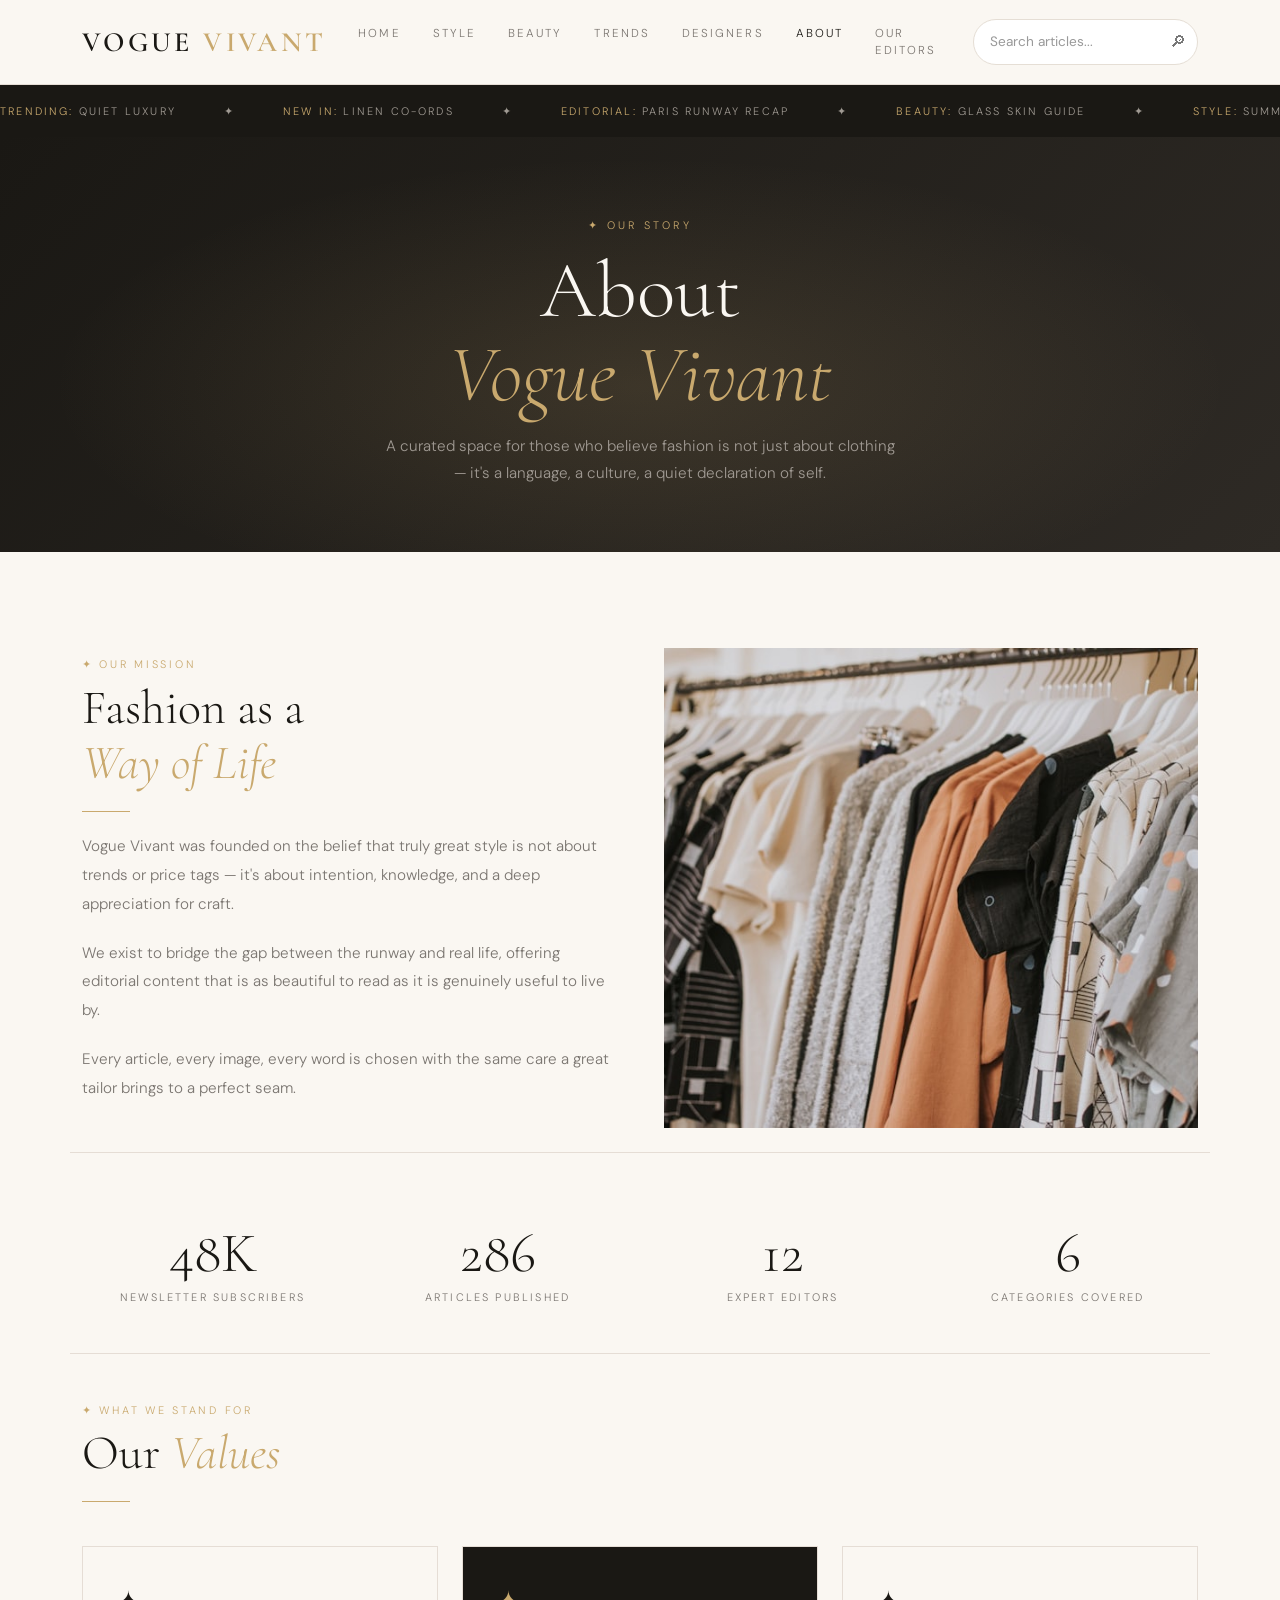
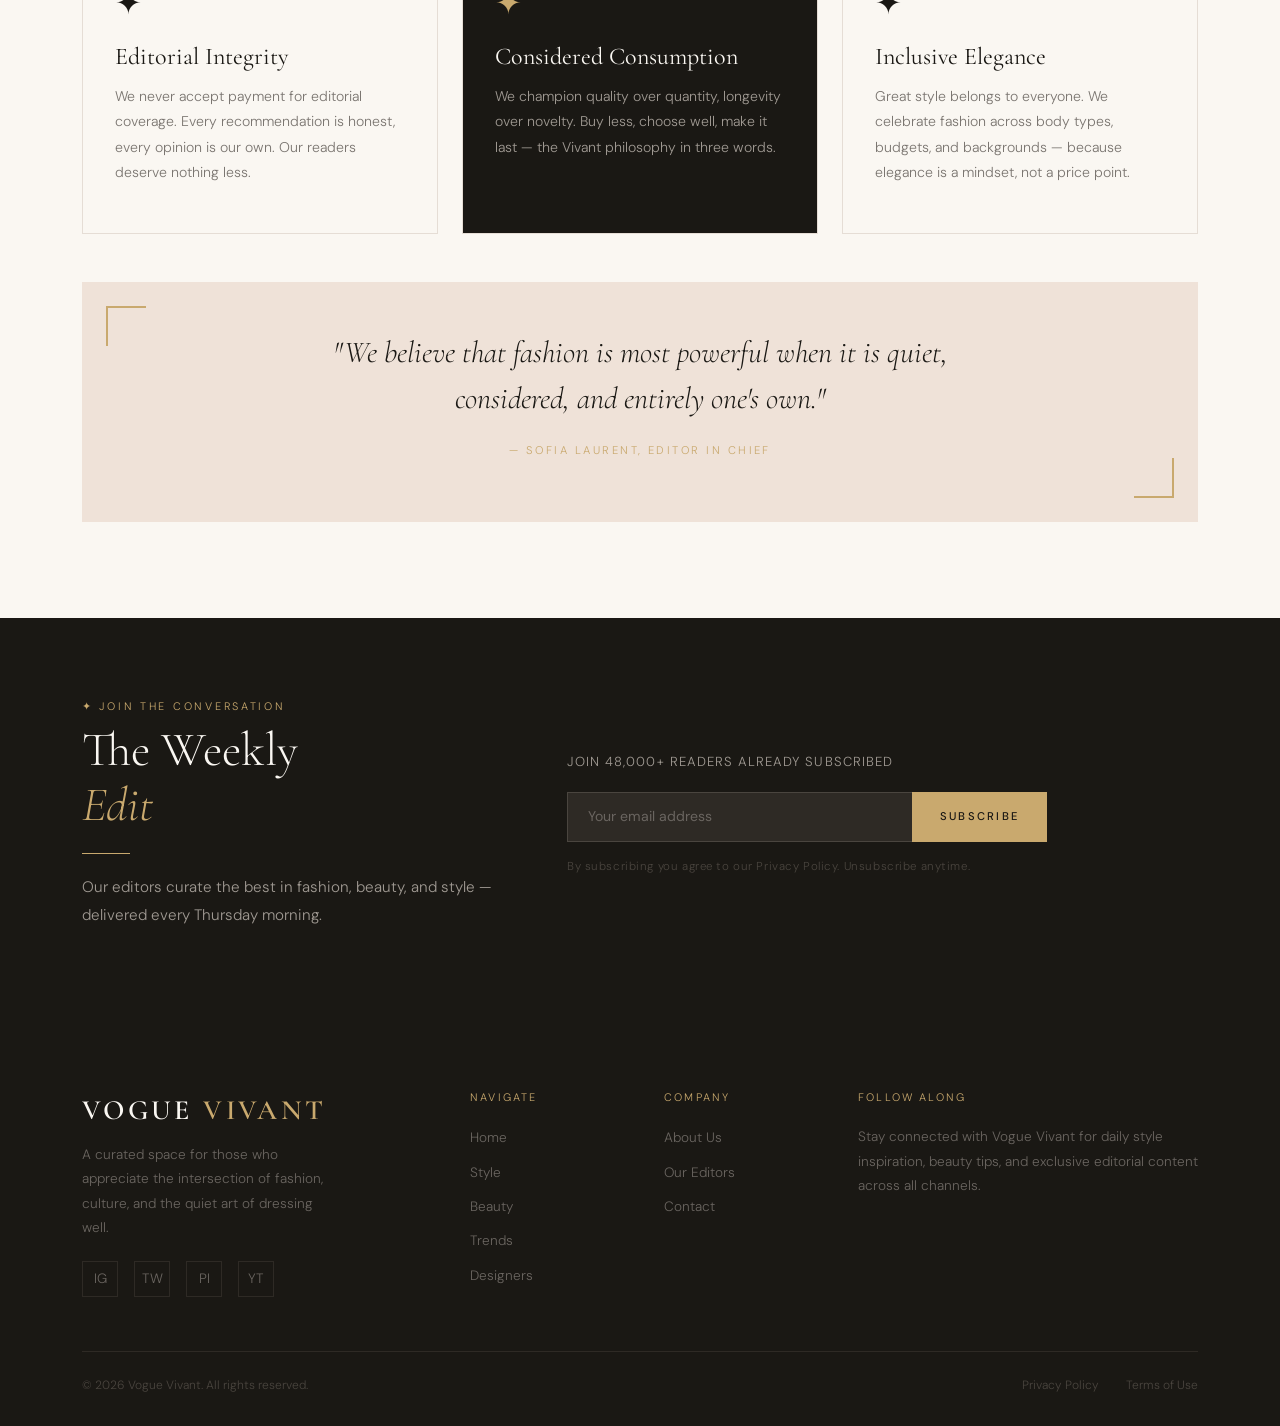
<file: about.html>
<!DOCTYPE html>
<html lang="en">
<head>
  <meta charset="UTF-8"/>
  <meta name="viewport" content="width=device-width, initial-scale=1.0"/>
  <title>About — Vogue Vivant</title>
  <link href="https://cdn.jsdelivr.net/npm/bootstrap@5.3.3/dist/css/bootstrap.min.css" rel="stylesheet"/>
  <link href="https://fonts.googleapis.com/css2?family=Cormorant+Garamond:ital,wght@0,300;0,400;0,600;1,300;1,400&family=DM+Sans:wght@300;400;500&display=swap" rel="stylesheet"/>
  <link rel="stylesheet" href="about.css"/>
</head>
<body>
  <nav class="navbar navbar-expand-lg">
    <div class="container">
      <a class="navbar-brand" href="index.html">VOGUE <span>VIVANT</span></a>
      <button class="navbar-toggler" type="button" data-bs-toggle="collapse" data-bs-target="#navMenu">
        <span class="navbar-toggler-icon"></span>
      </button>
      <div class="collapse navbar-collapse" id="navMenu">
        <ul class="navbar-nav mx-auto mb-2 mb-lg-0">
          <li class="nav-item"><a class="nav-link" href="index.html">Home</a></li>
          <li class="nav-item"><a class="nav-link" href="style.html">Style</a></li>
          <li class="nav-item"><a class="nav-link" href="beauty.html">Beauty</a></li>
          <li class="nav-item"><a class="nav-link" href="trends.html">Trends</a></li>
          <li class="nav-item"><a class="nav-link" href="designers.html">Designers</a></li>
          <li class="nav-item"><a class="nav-link active" href="about.html">About</a></li>
          <li class="nav-item"><a class="nav-link" href="editors.html">Our Editors</a></li>
        </ul>
        <form class="search-form d-flex">
        <input 
        class="search-input"
        type="search"
        placeholder="Search articles...">
        <button class="search-btn" type="submit">🔎︎</button>
        </form>
        </div>
      </div>
    </div>
  </nav>
  <div class="trending-strip">
    <div class="trending-inner">
      <div class="trending-item"><span>Trending:</span> Quiet Luxury</div><div class="trending-item">✦</div>
      <div class="trending-item"><span>New In:</span> Linen Co-ords</div><div class="trending-item">✦</div>
      <div class="trending-item"><span>Editorial:</span> Paris Runway Recap</div><div class="trending-item">✦</div>
      <div class="trending-item"><span>Beauty:</span> Glass Skin Guide</div><div class="trending-item">✦</div>
      <div class="trending-item"><span>Style:</span> Summer Capsule Wardrobe</div><div class="trending-item">✦</div>
      <div class="trending-item"><span>Trending:</span> Quiet Luxury</div><div class="trending-item">✦</div>
      <div class="trending-item"><span>New In:</span> Linen Co-ords</div><div class="trending-item">✦</div>
      <div class="trending-item"><span>Editorial:</span> Paris Runway Recap</div><div class="trending-item">✦</div>
    </div>
  </div>
  <section class="page-hero">
    <div class="container position-relative">
      <p class="page-hero-label">✦ Our Story</p>
      <h1 class="page-hero-title">About<br><em>Vogue Vivant</em></h1>
      <p class="page-hero-desc">A curated space for those who believe fashion is not just about clothing — it's a language, a culture, a quiet declaration of self.</p>
    </div>
  </section>
  <section class="about-section">
    <div class="container">
      <div class="row g-5 align-items-center mb-5">
        <div class="col-lg-6">
          <p class="section-label">✦ Our Mission</p>
          <h2 class="section-title">Fashion as a<br><em>Way of Life</em></h2>
          <div class="divider"></div>
          <p style="color:var(--muted);font-size:0.95rem;line-height:1.9;margin-bottom:1.25rem;">Vogue Vivant was founded on the belief that truly great style is not about trends or price tags — it's about intention, knowledge, and a deep appreciation for craft.</p>
          <p style="color:var(--muted);font-size:0.95rem;line-height:1.9;margin-bottom:1.25rem;">We exist to bridge the gap between the runway and real life, offering editorial content that is as beautiful to read as it is genuinely useful to live by.</p>
          <p style="color:var(--muted);font-size:0.95rem;line-height:1.9;">Every article, every image, every word is chosen with the same care a great tailor brings to a perfect seam.</p>
        </div>
        <div class="col-lg-6">
          <img src="./assets/images/about/1.jpg" alt="About Vogue Vivant" style="width:100%;height:480px;object-fit:cover;"/>
        </div>
      </div>

      <div class="row g-4 stat-block mb-5">
        <div class="col-6 col-md-3">
          <div class="stat-num">48K</div>
          <div class="stat-label">Newsletter Subscribers</div>
        </div>
        <div class="col-6 col-md-3">
          <div class="stat-num">286</div>
          <div class="stat-label">Articles Published</div>
        </div>
        <div class="col-6 col-md-3">
          <div class="stat-num">12</div>
          <div class="stat-label">Expert Editors</div>
        </div>
        <div class="col-6 col-md-3">
          <div class="stat-num">6</div>
          <div class="stat-label">Categories Covered</div>
        </div>
      </div>

      <div class="row mb-4 mt-5">
        <div class="col-12">
          <p class="section-label">✦ What We Stand For</p>
          <h2 class="section-title">Our <em>Values</em></h2>
          <div class="divider"></div>
        </div>
      </div>
      <div class="row g-4">
        <div class="col-md-4">
          <div class="value-card">
            <div class="icon">✦</div>
            <h3>Editorial Integrity</h3>
            <p>We never accept payment for editorial coverage. Every recommendation is honest, every opinion is our own. Our readers deserve nothing less.</p>
          </div>
        </div>
        <div class="col-md-4">
          <div class="value-card dark">
            <div class="icon" style="color:var(--accent);">✦</div>
            <h3>Considered Consumption</h3>
            <p>We champion quality over quantity, longevity over novelty. Buy less, choose well, make it last — the Vivant philosophy in three words.</p>
          </div>
        </div>
        <div class="col-md-4">
          <div class="value-card">
            <div class="icon">✦</div>
            <h3>Inclusive Elegance</h3>
            <p>Great style belongs to everyone. We celebrate fashion across body types, budgets, and backgrounds — because elegance is a mindset, not a price point.</p>
          </div>
        </div>
      </div>

      <div class="row mt-5">
        <div class="col-12">
          <div class="about-pull-quote text-center">
            <p style="font-family:'Cormorant Garamond',serif;font-size:1.9rem;font-weight:300;font-style:italic;line-height:1.5;color:var(--dark);max-width:640px;margin:0 auto 1.25rem;">"We believe that fashion is most powerful when it is quiet, considered, and entirely one's own."</p>
            <p style="font-size:0.7rem;letter-spacing:0.22em;text-transform:uppercase;color:var(--accent);">— Sofia Laurent, Editor in Chief</p>
          </div>
        </div>
      </div>
    </div>
  </section>
  <section class="newsletter-section">
    <div class="container">
      <div class="row align-items-center g-5">
        <div class="col-lg-5">
          <p class="section-label">✦ Join the Conversation</p>
          <h2 class="section-title" style="color:#FAF7F2;">The Weekly<br><em>Edit</em></h2>
          <div class="divider"></div>
          <p style="color:#A09A93;font-size:0.95rem;line-height:1.8;">Our editors curate the best in fashion, beauty, and style — delivered every Thursday morning.</p>
        </div>
        <div class="col-lg-7">
          <p style="color:#A09A93;font-size:0.82rem;letter-spacing:0.08em;margin-bottom:1.25rem;">JOIN 48,000+ READERS ALREADY SUBSCRIBED</p>
          <div class="newsletter-input-group mb-3">
            <input type="email" placeholder="Your email address"/>
            <button class="btn-subscribe">Subscribe</button>
          </div>
          <p style="color:#4A453F;font-size:0.72rem;letter-spacing:0.05em;">By subscribing you agree to our Privacy Policy. Unsubscribe anytime.</p>
        </div>
      </div>
    </div>
  </section>
  <footer>
    <div class="container">
      <div class="row g-5">
        <div class="col-lg-4">
          <div class="footer-brand">VOGUE <span>VIVANT</span></div>
          <p class="footer-about">A curated space for those who appreciate the intersection of fashion, culture, and the quiet art of dressing well.</p>
          <div class="social-links">
            <a href="#" class="social-link">IG</a><a href="#" class="social-link">TW</a>
            <a href="#" class="social-link">PI</a><a href="#" class="social-link">YT</a>
          </div>
        </div>
        <div class="col-6 col-lg-2">
          <div class="footer-heading">Navigate</div>
          <ul class="footer-links">
            <li><a href="./index.html">Home</a></li>
            <li><a href="./style.html">Style</a></li>
            <li><a href="./beauty.html">Beauty</a></li>
            <li><a href="./trends.html">Trends</a></li>
            <li><a href="./designers.html">Designers</a></li>
          </ul>
        </div>
        <div class="col-6 col-lg-2">
          <div class="footer-heading">Company</div>
          <ul class="footer-links">
            <li><a href="./about.html">About Us</a></li><li>
                <a href="./editors.html">Our Editors</a></li>
            <li><a href="./contact.html">Contact</a></li>
          </ul>
        </div>
        <div class="col-lg-4">
          <div class="footer-heading">Follow Along</div>
          <p style="color:#6A6560;font-size:0.85rem;line-height:1.8;">Stay connected with Vogue Vivant for daily style inspiration, beauty tips, and exclusive editorial content across all channels.</p>
        </div>
      </div>
      <div class="footer-bottom d-flex justify-content-between align-items-center flex-wrap gap-2">
        <span>© 2026 Vogue Vivant. All rights reserved.</span>
        <span>
          <a href="#" style="color:#4A453F;text-decoration:none;margin-right:1.5rem;">Privacy Policy</a>
          <a href="#" style="color:#4A453F;text-decoration:none;">Terms of Use</a>
        </span>
      </div>
    </div>
  </footer>
  <script src="https://cdn.jsdelivr.net/npm/bootstrap@5.3.3/dist/js/bootstrap.bundle.min.js"></script>
  <script>
    document.querySelectorAll('.filter-btn').forEach(btn => {
      btn.addEventListener('click', function() {
        document.querySelectorAll('.filter-btn').forEach(b => b.classList.remove('active'));
        this.classList.add('active');
      });
    });
    let cartCount = 0;
    document.querySelectorAll('.btn-add-cart').forEach(btn => {
      btn.addEventListener('click', function() {
        cartCount++;
        document.querySelectorAll('.cart-count').forEach(el => el.textContent = cartCount);
        const orig = this.textContent;
        this.textContent = '✓ Added!';
        this.style.background = '#1A1814';
        this.style.color = '#FAF7F2';
        setTimeout(() => { this.textContent = orig; this.style.background = ''; this.style.color = ''; }, 2000);
      });
    });
  </script>
</body>
</html>
</file>
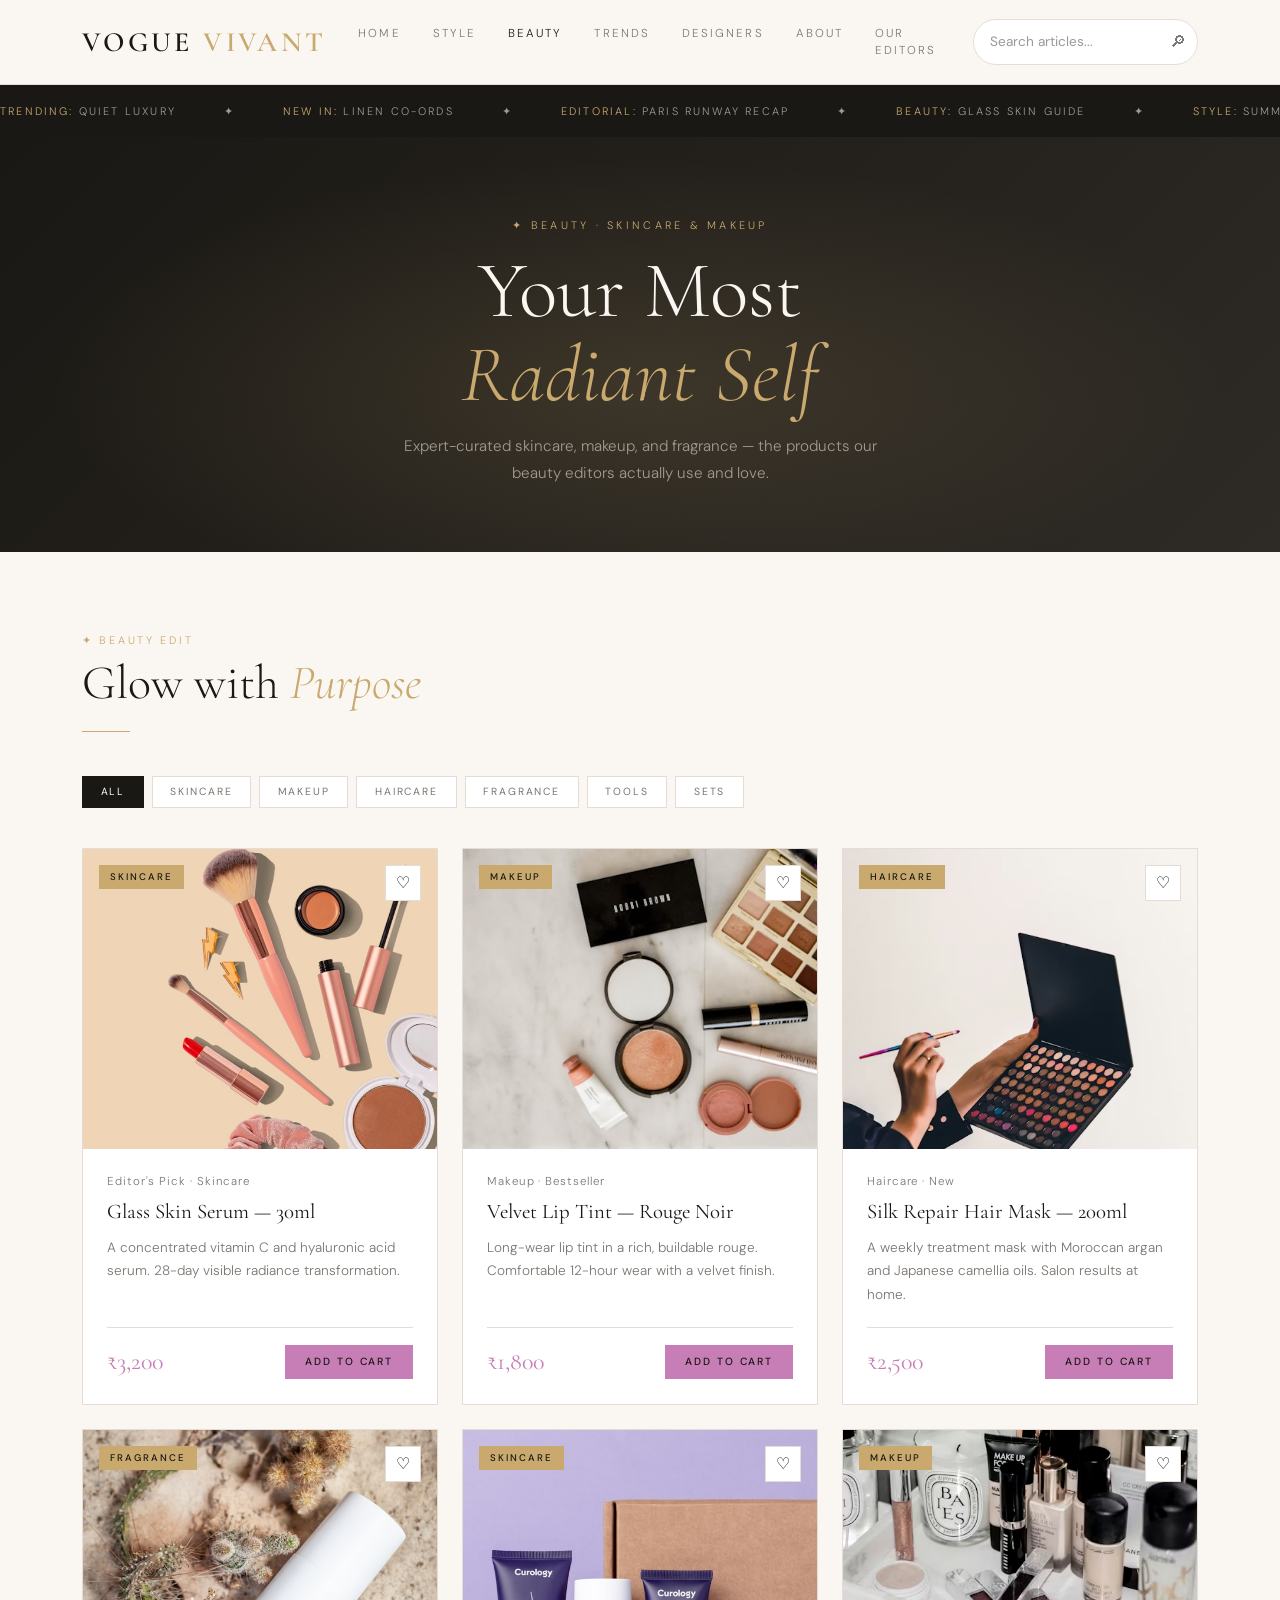
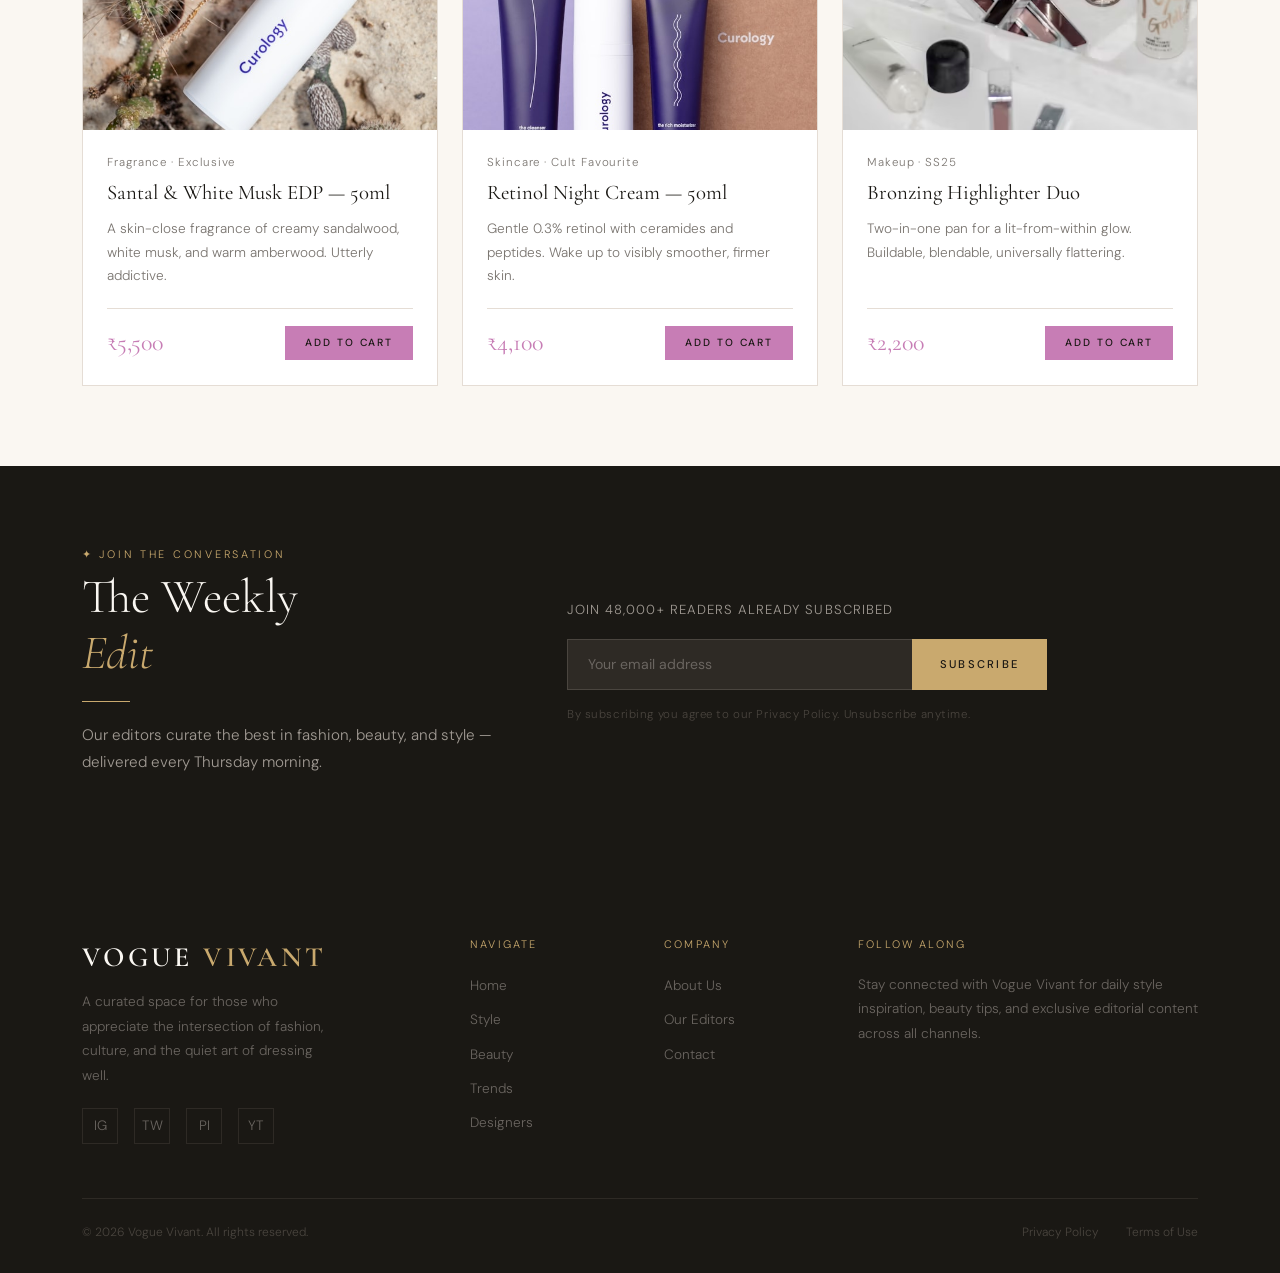
<file: beauty.html>
<!DOCTYPE html>
<html lang="en">
<head>
  <meta charset="UTF-8"/>
  <meta name="viewport" content="width=device-width, initial-scale=1.0"/>
  <title>Beauty — Vogue Vivant</title>
  <link href="https://cdn.jsdelivr.net/npm/bootstrap@5.3.3/dist/css/bootstrap.min.css" rel="stylesheet"/>
  <link href="https://fonts.googleapis.com/css2?family=Cormorant+Garamond:ital,wght@0,300;0,400;0,600;1,300;1,400&family=DM+Sans:wght@300;400;500&display=swap" rel="stylesheet"/>
  <link rel="stylesheet" href="beauty.css"/>
</head>
<body>
  <nav class="navbar navbar-expand-lg">
    <div class="container">
      <a class="navbar-brand" href="index.html">VOGUE <span>VIVANT</span></a>
      <button class="navbar-toggler" type="button" data-bs-toggle="collapse" data-bs-target="#navMenu">
        <span class="navbar-toggler-icon"></span>
      </button>
      <div class="collapse navbar-collapse" id="navMenu">
        <ul class="navbar-nav mx-auto mb-2 mb-lg-0">
          <li class="nav-item"><a class="nav-link" href="index.html">Home</a></li>
          <li class="nav-item"><a class="nav-link" href="style.html">Style</a></li>
          <li class="nav-item"><a class="nav-link active" href="beauty.html">Beauty</a></li>
          <li class="nav-item"><a class="nav-link" href="trends.html">Trends</a></li>
          <li class="nav-item"><a class="nav-link" href="designers.html">Designers</a></li>
          <li class="nav-item"><a class="nav-link" href="about.html">About</a></li>
          <li class="nav-item"><a class="nav-link" href="editors.html">Our Editors</a></li>
        </ul>
       <form class="search-form d-flex">
        <input 
        class="search-input"
        type="search"
        placeholder="Search articles...">
        <button class="search-btn" type="submit">🔎︎</button>
        </form>
      </div>
    </div>
  </nav>
  <div class="trending-strip">
    <div class="trending-inner">
      <div class="trending-item"><span>Trending:</span> Quiet Luxury</div><div class="trending-item">✦</div>
      <div class="trending-item"><span>New In:</span> Linen Co-ords</div><div class="trending-item">✦</div>
      <div class="trending-item"><span>Editorial:</span> Paris Runway Recap</div><div class="trending-item">✦</div>
      <div class="trending-item"><span>Beauty:</span> Glass Skin Guide</div><div class="trending-item">✦</div>
      <div class="trending-item"><span>Style:</span> Summer Capsule Wardrobe</div><div class="trending-item">✦</div>
      <div class="trending-item"><span>Trending:</span> Quiet Luxury</div><div class="trending-item">✦</div>
      <div class="trending-item"><span>New In:</span> Linen Co-ords</div><div class="trending-item">✦</div>
      <div class="trending-item"><span>Editorial:</span> Paris Runway Recap</div><div class="trending-item">✦</div>
    </div>
  </div>
  <section class="page-hero">
    <div class="container position-relative">
      <p class="page-hero-label">✦ Beauty · Skincare & Makeup</p>
      <h1 class="page-hero-title">Your Most<br><em>Radiant Self</em></h1>
      <p class="page-hero-desc">Expert-curated skincare, makeup, and fragrance — the products our beauty editors actually use and love.</p>
    </div>
  </section>
  <section class="beauty-section">
    <div class="container">
      <div class="row mb-4">
        <div class="col-lg-6">
          <p class="section-label">✦ Beauty Edit</p>
          <h2 class="section-title">Glow with <em>Purpose</em></h2>
          <div class="divider"></div>
        </div>
      </div>
      <div class="filter-bar"><button class="filter-btn active">All</button>
        <button class="filter-btn">Skincare</button>
        <button class="filter-btn">Makeup</button>
        <button class="filter-btn">Haircare</button>
        <button class="filter-btn">Fragrance</button>
        <button class="filter-btn">Tools</button>
        <button class="filter-btn">Sets</button></div>
      <div class="row g-4">
        <div class="col-md-6 col-lg-4">
          <div class="product-card">
            <div class="product-img-wrap">
              <img src="./assets/images/beauty/1.jpg" alt="Glass Skin Serum — 30ml" loading="lazy"/>
              <span class="cat-badge">Skincare</span>
              <button class="wishlist-btn" title="Wishlist">♡</button>
            </div>
            <div class="product-body">
              <p class="product-meta">Editor's Pick · Skincare</p>
              <h3 class="product-title">Glass Skin Serum — 30ml</h3>
              <p class="product-desc">A concentrated vitamin C and hyaluronic acid serum. 28-day visible radiance transformation.</p>
              <div class="product-footer">
                <span class="product-price">₹3,200</span>
                <button class="btn-add-cart">Add to Cart</button>
              </div>
            </div>
          </div>
        </div>
        <div class="col-md-6 col-lg-4">
          <div class="product-card">
            <div class="product-img-wrap">
              <img src="./assets/images/beauty/2.jpg" alt="Velvet Lip Tint — Rouge Noir" loading="lazy"/>
              <span class="cat-badge">Makeup</span>
              <button class="wishlist-btn" title="Wishlist">♡</button>
            </div>
            <div class="product-body">
              <p class="product-meta">Makeup · Bestseller</p>
              <h3 class="product-title">Velvet Lip Tint — Rouge Noir</h3>
              <p class="product-desc">Long-wear lip tint in a rich, buildable rouge. Comfortable 12-hour wear with a velvet finish.</p>
              <div class="product-footer">
                <span class="product-price">₹1,800</span>
                <button class="btn-add-cart">Add to Cart</button>
              </div>
            </div>
          </div>
        </div>
        <div class="col-md-6 col-lg-4">
          <div class="product-card">
            <div class="product-img-wrap">
              <img src="./assets/images/beauty/3.avif" alt="Silk Repair Hair Mask — 200ml" loading="lazy"/>
              <span class="cat-badge">Haircare</span>
              <button class="wishlist-btn" title="Wishlist">♡</button>
            </div>
            <div class="product-body">
              <p class="product-meta">Haircare · New</p>
              <h3 class="product-title">Silk Repair Hair Mask — 200ml</h3>
              <p class="product-desc">A weekly treatment mask with Moroccan argan and Japanese camellia oils. Salon results at home.</p>
              <div class="product-footer">
                <span class="product-price">₹2,500</span>
                <button class="btn-add-cart">Add to Cart</button>
              </div>
            </div>
          </div>
        </div>
        <div class="col-md-6 col-lg-4">
          <div class="product-card">
            <div class="product-img-wrap">
              <img src="./assets/images/beauty/4.jpg" alt="Santal & White Musk EDP — 50ml" loading="lazy"/>
              <span class="cat-badge">Fragrance</span>
              <button class="wishlist-btn" title="Wishlist">♡</button>
            </div>
            <div class="product-body">
              <p class="product-meta">Fragrance · Exclusive</p>
              <h3 class="product-title">Santal & White Musk EDP — 50ml</h3>
              <p class="product-desc">A skin-close fragrance of creamy sandalwood, white musk, and warm amberwood. Utterly addictive.</p>
              <div class="product-footer">
                <span class="product-price">₹5,500</span>
                <button class="btn-add-cart">Add to Cart</button>
              </div>
            </div>
          </div>
        </div>
        <div class="col-md-6 col-lg-4">
          <div class="product-card">
            <div class="product-img-wrap">
              <img src="./assets/images/beauty/5.jpg" alt="Retinol Night Cream — 50ml" loading="lazy"/>
              <span class="cat-badge">Skincare</span>
              <button class="wishlist-btn" title="Wishlist">♡</button>
            </div>
            <div class="product-body">
              <p class="product-meta">Skincare · Cult Favourite</p>
              <h3 class="product-title">Retinol Night Cream — 50ml</h3>
              <p class="product-desc">Gentle 0.3% retinol with ceramides and peptides. Wake up to visibly smoother, firmer skin.</p>
              <div class="product-footer">
                <span class="product-price">₹4,100</span>
                <button class="btn-add-cart">Add to Cart</button>
              </div>
            </div>
          </div>
        </div>
        <div class="col-md-6 col-lg-4">
          <div class="product-card">
            <div class="product-img-wrap">
              <img src="./assets/images/beauty/6.avif" alt="Bronzing Highlighter Duo" loading="lazy"/>
              <span class="cat-badge">Makeup</span>
              <button class="wishlist-btn" title="Wishlist">♡</button>
            </div>
            <div class="product-body">
              <p class="product-meta">Makeup · SS25</p>
              <h3 class="product-title">Bronzing Highlighter Duo</h3>
              <p class="product-desc">Two-in-one pan for a lit-from-within glow. Buildable, blendable, universally flattering.</p>
              <div class="product-footer">
                <span class="product-price">₹2,200</span>
                <button class="btn-add-cart">Add to Cart</button>
              </div>
            </div>
          </div>
        </div></div>
    </div>
  </section>
  <section class="newsletter-section">
    <div class="container">
      <div class="row align-items-center g-5">
        <div class="col-lg-5">
          <p class="section-label">✦ Join the Conversation</p>
          <h2 class="section-title" style="color:#FAF7F2;">The Weekly<br><em>Edit</em></h2>
          <div class="divider"></div>
          <p style="color:#A09A93;font-size:0.95rem;line-height:1.8;">Our editors curate the best in fashion, beauty, and style — delivered every Thursday morning.</p>
        </div>
        <div class="col-lg-7">
          <p style="color:#A09A93;font-size:0.82rem;letter-spacing:0.08em;margin-bottom:1.25rem;">JOIN 48,000+ READERS ALREADY SUBSCRIBED</p>
          <div class="newsletter-input-group mb-3">
            <input type="email" placeholder="Your email address"/>
            <button class="btn-subscribe">Subscribe</button>
          </div>
          <p style="color:#4A453F;font-size:0.72rem;letter-spacing:0.05em;">By subscribing you agree to our Privacy Policy. Unsubscribe anytime.</p>
        </div>
      </div>
    </div>
  </section>
  <footer>
    <div class="container">
      <div class="row g-5">
        <div class="col-lg-4">
          <div class="footer-brand">VOGUE <span>VIVANT</span></div>
          <p class="footer-about">A curated space for those who appreciate the intersection of fashion, culture, and the quiet art of dressing well.</p>
          <div class="social-links">
            <a href="#" class="social-link">IG</a><a href="#" class="social-link">TW</a>
            <a href="#" class="social-link">PI</a><a href="#" class="social-link">YT</a>
          </div>
        </div>
        <div class="col-6 col-lg-2">
          <div class="footer-heading">Navigate</div>
          <ul class="footer-links">
            <li><a href="./index.html">Home</a></li>
            <li><a href="./style.html">Style</a></li>
            <li><a href="./beauty.html">Beauty</a></li>
            <li><a href="./trends.html">Trends</a></li>
            <li><a href="./designers.html">Designers</a></li>
           
          </ul>
        </div>
        <div class="col-6 col-lg-2">
          <div class="footer-heading">Company</div>
          <ul class="footer-links">
            <li><a href="about.html">About Us</a></li>
            <li><a href="editors.html">Our Editors</a></li>
            <li><a href="./contact.html">Contact</a></li>
          </ul>
        </div>
        <div class="col-lg-4">
          <div class="footer-heading">Follow Along</div>
          <p style="color:#6A6560;font-size:0.85rem;line-height:1.8;">Stay connected with Vogue Vivant for daily style inspiration, beauty tips, and exclusive editorial content across all channels.</p>
        </div>
      </div>
      <div class="footer-bottom d-flex justify-content-between align-items-center flex-wrap gap-2">
        <span>© 2026 Vogue Vivant. All rights reserved.</span>
        <span>
          <a href="#" style="color:#4A453F;text-decoration:none;margin-right:1.5rem;">Privacy Policy</a>
          <a href="#" style="color:#4A453F;text-decoration:none;">Terms of Use</a>
        </span>
      </div>
    </div>
  </footer>
  <script src="https://cdn.jsdelivr.net/npm/bootstrap@5.3.3/dist/js/bootstrap.bundle.min.js"></script>
  <script>
    document.querySelectorAll('.filter-btn').forEach(btn => {
      btn.addEventListener('click', function() {
        document.querySelectorAll('.filter-btn').forEach(b => b.classList.remove('active'));
        this.classList.add('active');
      });
    });
    let cartCount = 0;
    document.querySelectorAll('.btn-add-cart').forEach(btn => {
      btn.addEventListener('click', function() {
        cartCount++;
        document.querySelectorAll('.cart-count').forEach(el => el.textContent = cartCount);
        const orig = this.textContent;
        this.textContent = '✓ Added!';
        this.style.background = '#1A1814';
        this.style.color = '#FAF7F2';
        setTimeout(() => { this.textContent = orig; this.style.background = ''; this.style.color = ''; }, 2000);
      });
    });
  </script>
</body>
</html>
</file>
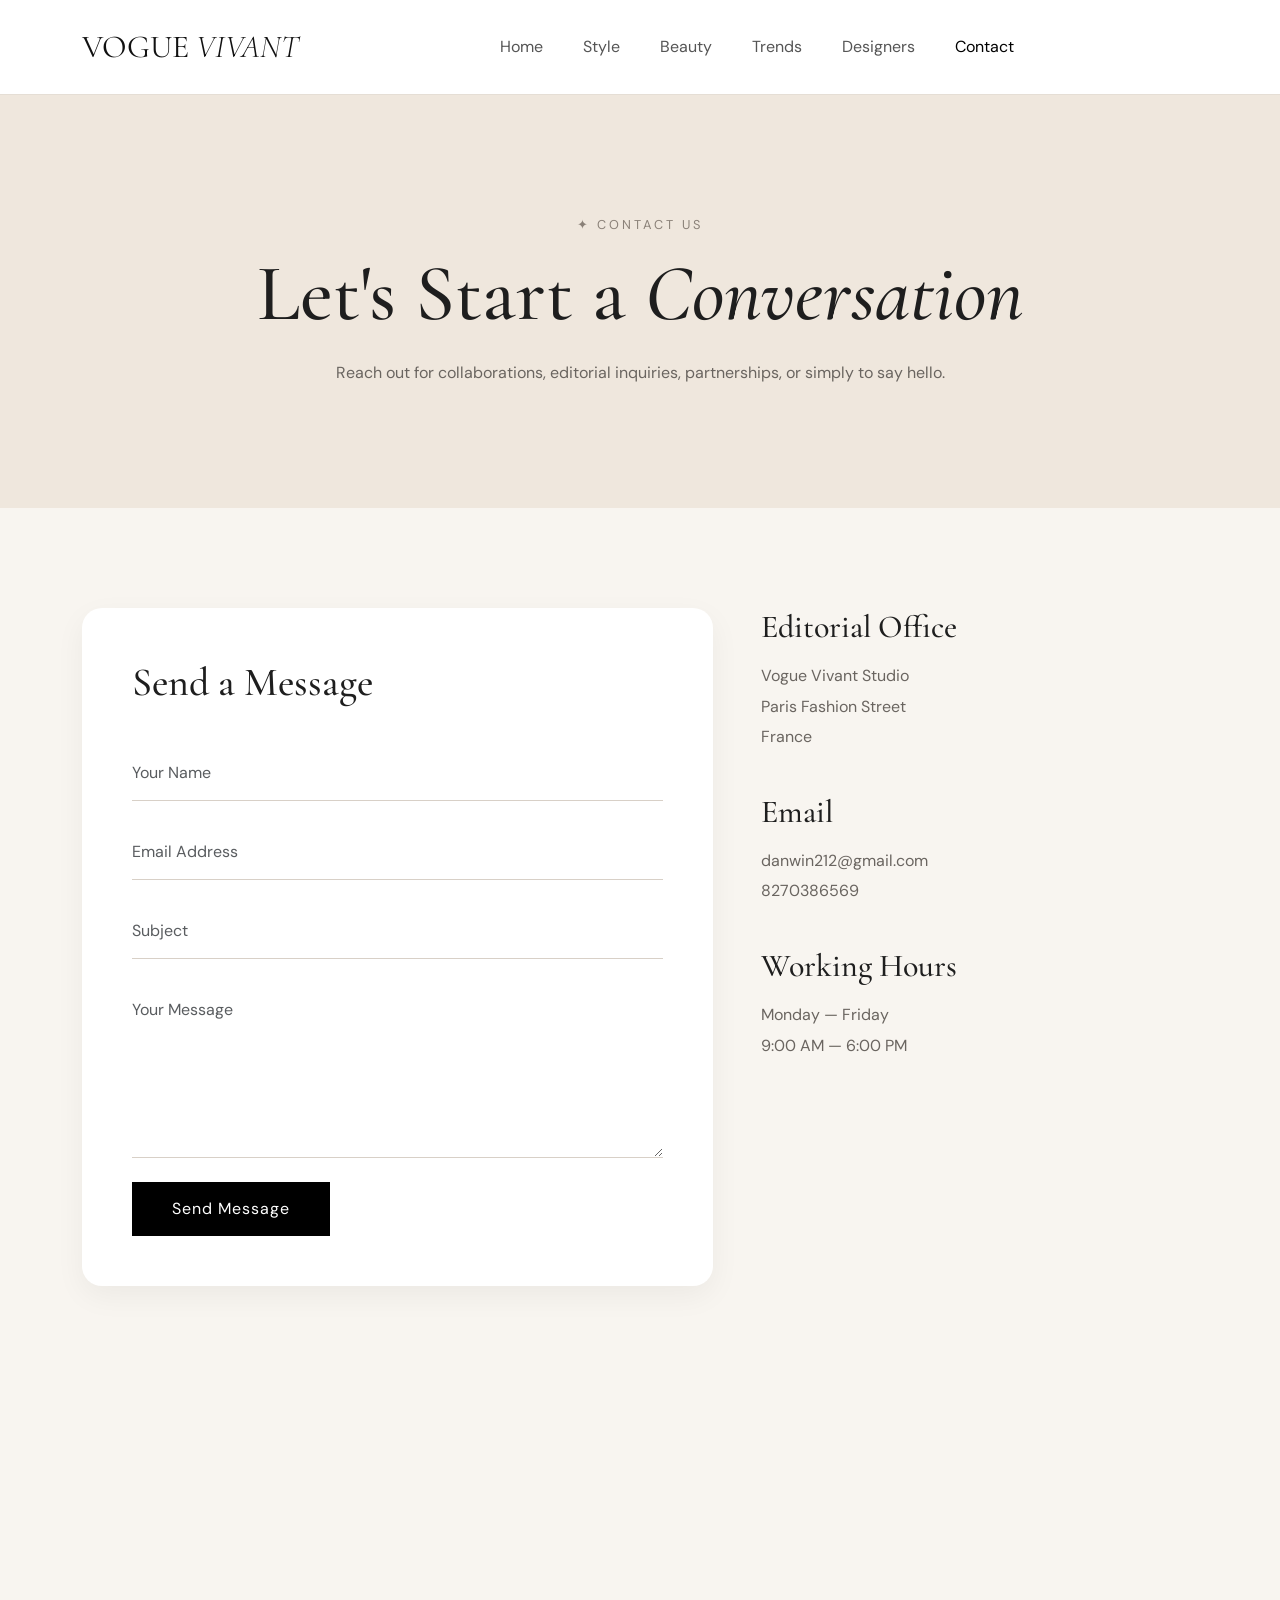
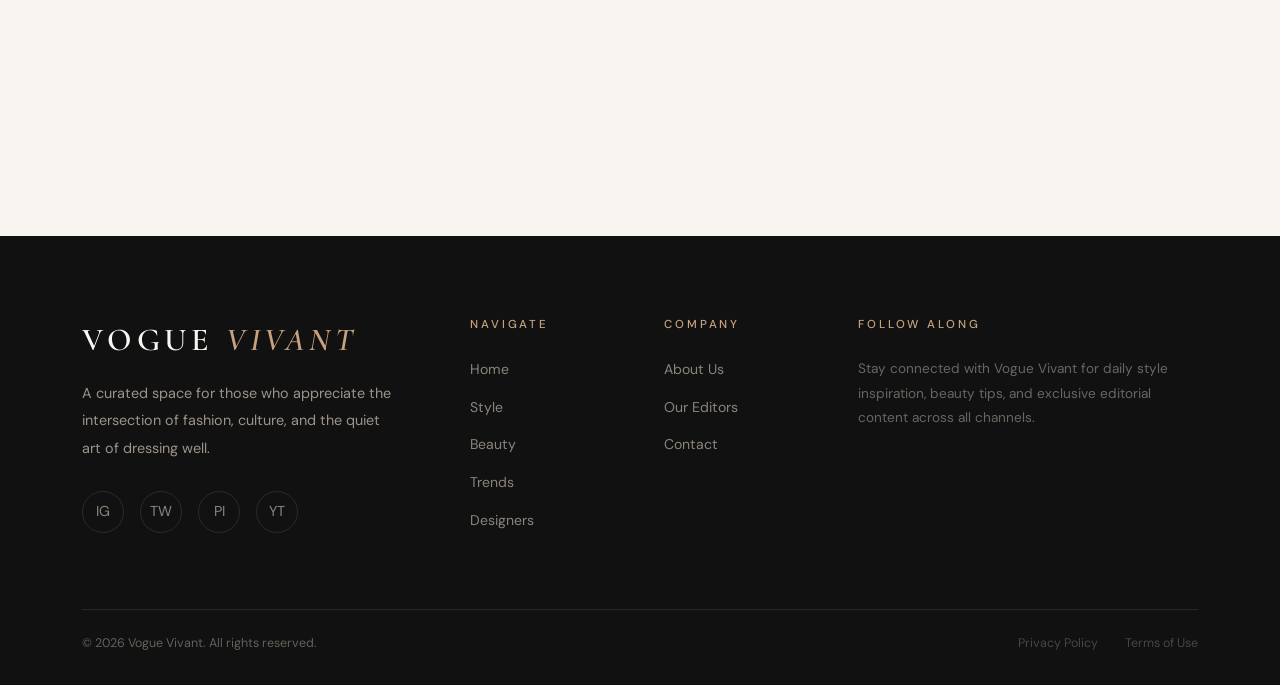
<file: contact.html>
<!DOCTYPE html>
<html lang="en">
<head>
  <meta charset="UTF-8" />
  <meta name="viewport" content="width=device-width, initial-scale=1.0"/>
  <title>Contact — Vogue Vivant</title>

  <link href="https://cdn.jsdelivr.net/npm/bootstrap@5.3.3/dist/css/bootstrap.min.css" rel="stylesheet"/>

  <link href="https://fonts.googleapis.com/css2?family=Cormorant+Garamond:wght@300;400;600&family=DM+Sans:wght@300;400;500&display=swap" rel="stylesheet"/>

  <link rel="stylesheet" href="contact.css"/>
</head>

<body>

  <!-- NAVBAR -->
  <nav class="navbar navbar-expand-lg">
    <div class="container">
      <a class="navbar-brand" href="index.html">
        VOGUE <span>VIVANT</span>
      </a>

      <button class="navbar-toggler" type="button" data-bs-toggle="collapse" data-bs-target="#navMenu">
        <span class="navbar-toggler-icon"></span>
      </button>

      <div class="collapse navbar-collapse" id="navMenu">
        <ul class="navbar-nav mx-auto">
          <li class="nav-item"><a class="nav-link" href="index.html">Home</a></li>
          <li class="nav-item"><a class="nav-link" href="style.html">Style</a></li>
          <li class="nav-item"><a class="nav-link" href="beauty.html">Beauty</a></li>
          <li class="nav-item"><a class="nav-link" href="trends.html">Trends</a></li>
          <li class="nav-item"><a class="nav-link" href="designers.html">Designers</a></li>
          <li class="nav-item"><a class="nav-link active" href="contact.html">Contact</a></li>
        </ul>
      </div>
    </div>
  </nav>

  <!-- HERO -->
  <section class="contact-hero">
    <div class="container text-center">

      <p class="hero-label">✦ CONTACT US</p>

      <h1 class="hero-title">
        Let's Start a <em>Conversation</em>
      </h1>

      <p class="hero-desc">
        Reach out for collaborations, editorial inquiries,
        partnerships, or simply to say hello.
      </p>

    </div>
  </section>

  <!-- CONTACT -->
  <section class="contact-section">
    <div class="container">

      <div class="row g-5">

        <!-- FORM -->
        <div class="col-lg-7">

          <div class="contact-box">

            <h2 class="section-title">
              Send a Message
            </h2>

            <form>

              <div class="mb-4">
                <input type="text"
                       class="form-control"
                       placeholder="Your Name">
              </div>

              <div class="mb-4">
                <input type="email"
                       class="form-control"
                       placeholder="Email Address">
              </div>

              <div class="mb-4">
                <input type="text"
                       class="form-control"
                       placeholder="Subject">
              </div>

              <div class="mb-4">
                <textarea class="form-control"
                          rows="6"
                          placeholder="Your Message"></textarea>
              </div>

              <button class="btn-send">
                Send Message
              </button>

            </form>

          </div>

        </div>

        <!-- INFO -->
        <div class="col-lg-5">

          <div class="info-box">
            <h3>Editorial Office</h3>
            <p>
              Vogue Vivant Studio<br>
              Paris Fashion Street<br>
              France
            </p>
          </div>

          <div class="info-box">
            <h3>Email</h3>
            <p>
              danwin212@gmail.com<br>
              8270386569
            </p>
          </div>

          <div class="info-box">
            <h3>Working Hours</h3>
            <p>
              Monday — Friday<br>
              9:00 AM — 6:00 PM
            </p>
          </div>

        </div>

      </div>

    </div>
  </section>

  <!-- MAP -->
  <section class="map-section">

    <iframe
      src="https://www.google.com/maps/embed?pb=!1m18!1m12!1m3!1d1466.4504374902362!2d2.352221!3d48.856614!2m3!1f0!2f0!3f0!3m2!1i1024!2i768!4f13.1!3m3!1m2!1s0x47e66e1f0f7b1d3d%3A0x1234567890!2sParis!5e0!3m2!1sen!2sin!4v1710000000000!5m2!1sen!2sin"
      width="100%"
      height="450"
      style="border:0;"
      allowfullscreen=""
      loading="lazy">
    </iframe>

  </section>

  <!-- FOOTER -->
  <footer>
    <div class="container">
      <div class="row g-5">
        <div class="col-lg-4">
          <div class="footer-brand">VOGUE <span>VIVANT</span></div>
          <p class="footer-about">A curated space for those who appreciate the intersection of fashion, culture, and the quiet art of dressing well.</p>
          <div class="social-links">
            <a href="#" class="social-link">IG</a><a href="#" class="social-link">TW</a>
            <a href="#" class="social-link">PI</a><a href="#" class="social-link">YT</a>
          </div>
        </div>
        <div class="col-6 col-lg-2">
          <div class="footer-heading">Navigate</div>
          <ul class="footer-links">
            <li><a href="./index.html">Home</a></li>
            <li><a href="./style.html">Style</a></li>
            <li><a href="./beauty.html">Beauty</a></li>
            <li><a href="./trends.html">Trends</a></li>
            <li><a href="./designers.html">Designers</a></li>
            
          </ul>
        </div>
        <div class="col-6 col-lg-2">
          <div class="footer-heading">Company</div>
          <ul class="footer-links">
            <li><a href="./about.html">About Us</a></li>
            <li><a href="./editors.html">Our Editors</a></li>
            <li><a href="./contact.html">Contact</a></li>
          </ul>
        </div>
        <div class="col-lg-4">
          <div class="footer-heading">Follow Along</div>
          <p style="color:#6A6560;font-size:0.85rem;line-height:1.8;">Stay connected with Vogue Vivant for daily style inspiration, beauty tips, and exclusive editorial content across all channels.</p>
        </div>
      </div>
      <div class="footer-bottom d-flex justify-content-between align-items-center flex-wrap gap-2">
        <span>© 2026 Vogue Vivant. All rights reserved.</span>
        <span>
          <a href="#" style="color:#4A453F;text-decoration:none;margin-right:1.5rem;">Privacy Policy</a>
          <a href="#" style="color:#4A453F;text-decoration:none;">Terms of Use</a>
        </span>
      </div>
    </div>
  </footer>
  <script src="https://cdn.jsdelivr.net/npm/bootstrap@5.3.3/dist/js/bootstrap.bundle.min.js"></script>

</body>
</html>
</file>
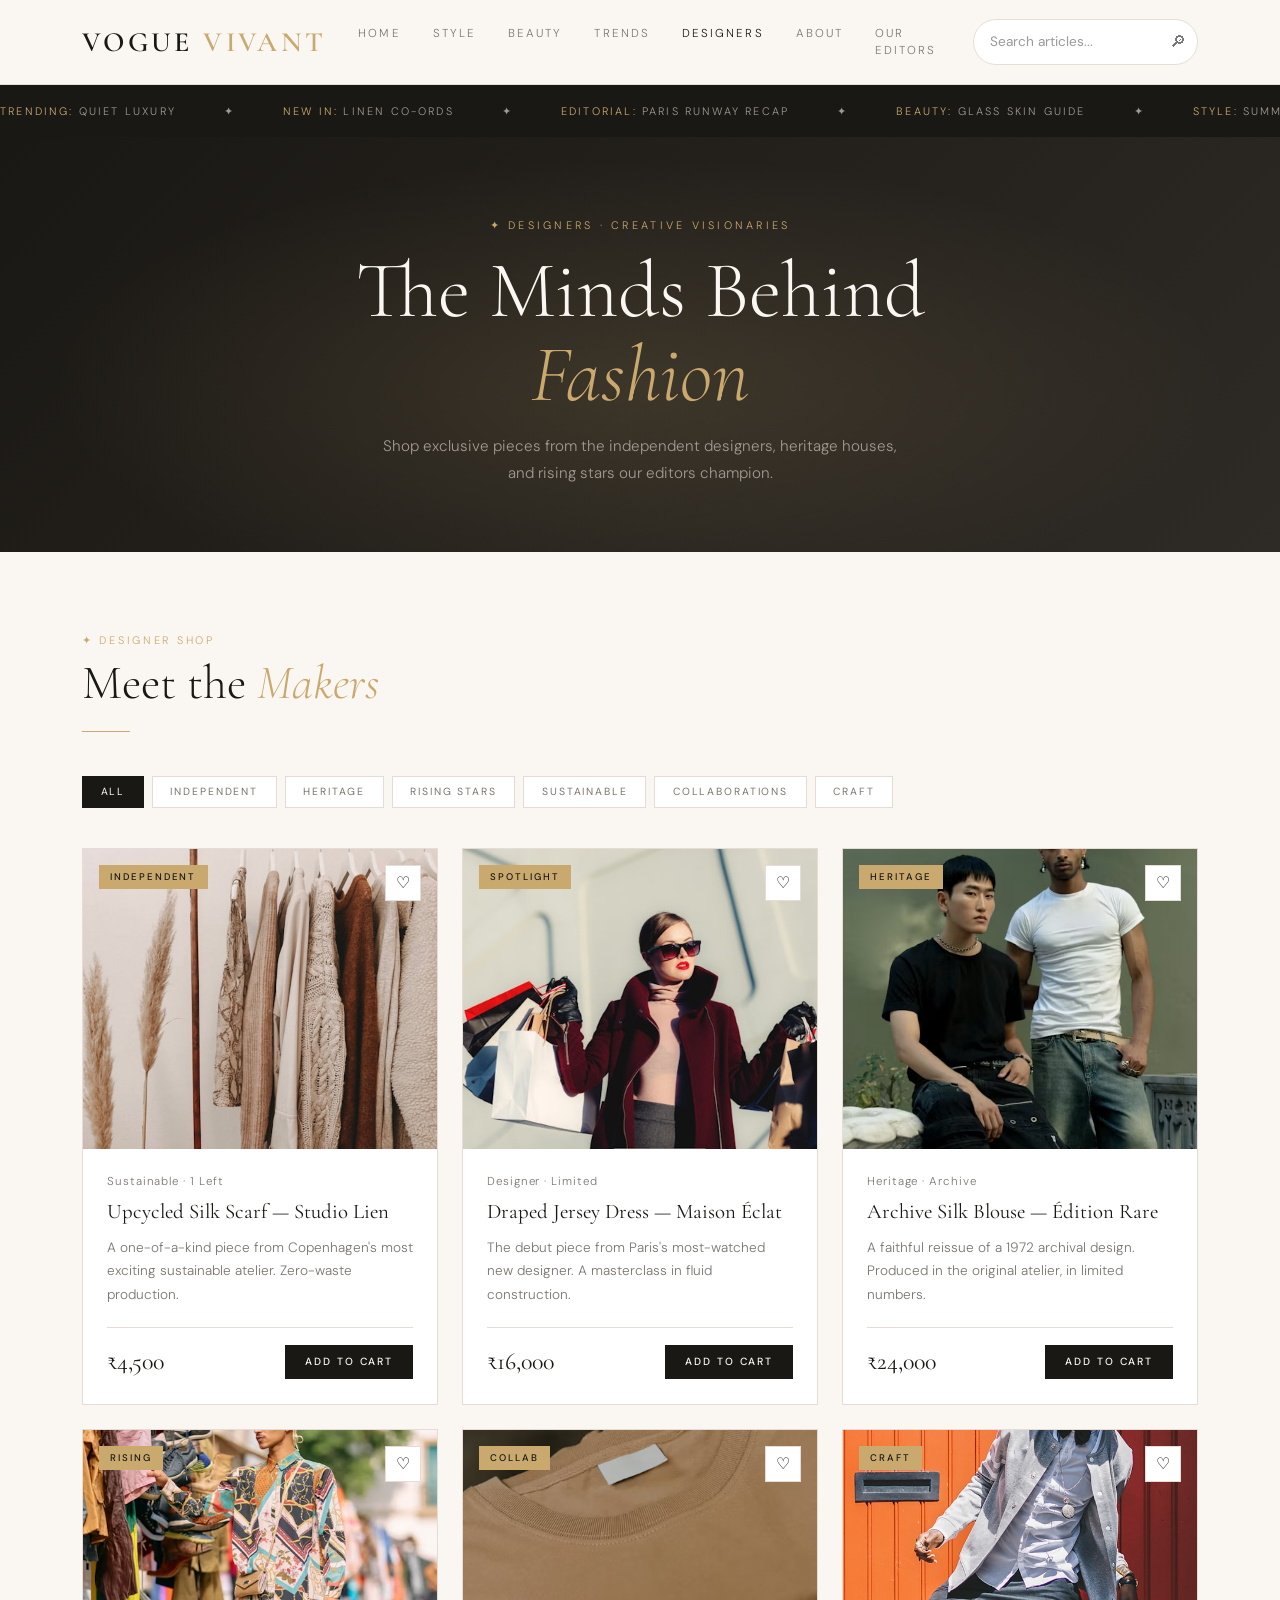
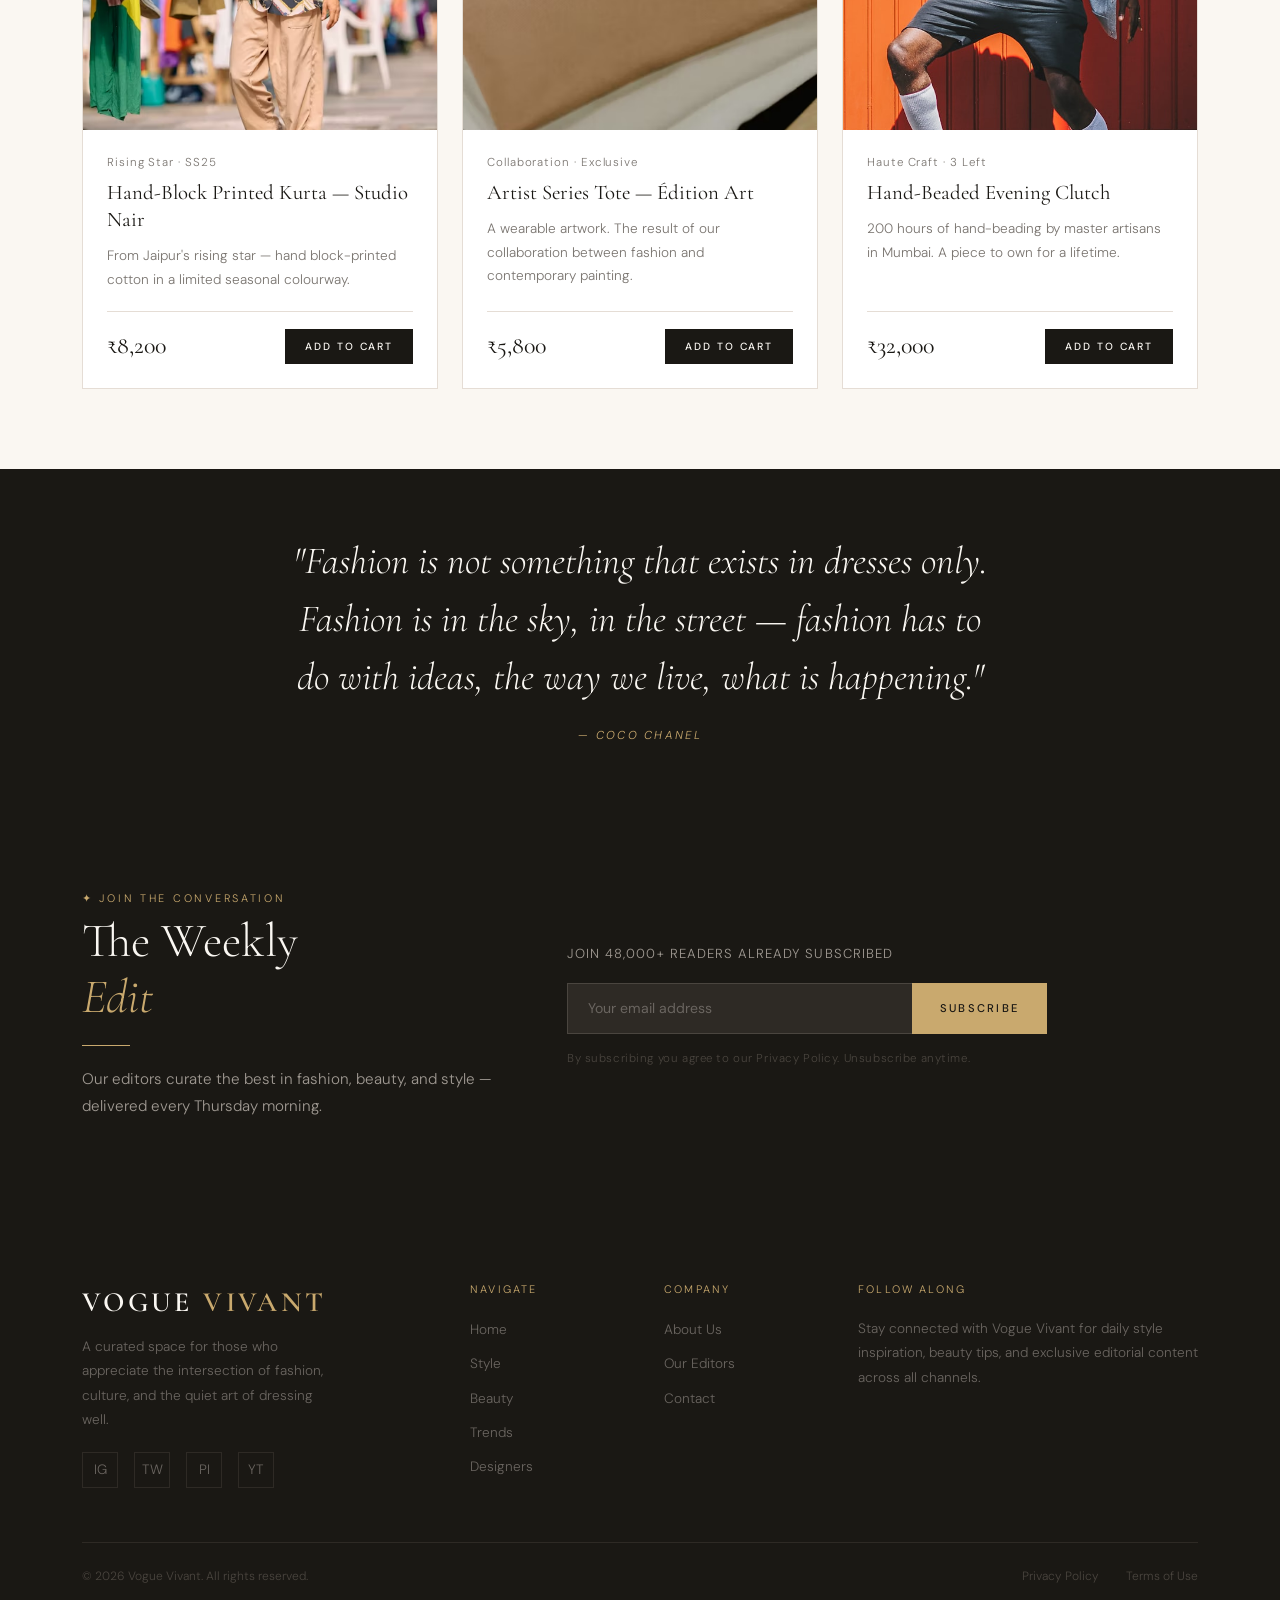
<file: designers.html>
<!DOCTYPE html>
<html lang="en">
<head>
  <meta charset="UTF-8"/>
  <meta name="viewport" content="width=device-width, initial-scale=1.0"/>
  <title>Designers — Vogue Vivant</title>
  <link href="https://cdn.jsdelivr.net/npm/bootstrap@5.3.3/dist/css/bootstrap.min.css" rel="stylesheet"/>
  <link href="https://fonts.googleapis.com/css2?family=Cormorant+Garamond:ital,wght@0,300;0,400;0,600;1,300;1,400&family=DM+Sans:wght@300;400;500&display=swap" rel="stylesheet"/>
  <link rel="stylesheet" href="designers.css"/>
</head>
<body>
  <nav class="navbar navbar-expand-lg">
    <div class="container">
      <a class="navbar-brand" href="index.html">VOGUE <span>VIVANT</span></a>
      <button class="navbar-toggler" type="button" data-bs-toggle="collapse" data-bs-target="#navMenu">
        <span class="navbar-toggler-icon"></span>
      </button>
      <div class="collapse navbar-collapse" id="navMenu">
        <ul class="navbar-nav mx-auto mb-2 mb-lg-0">
          <li class="nav-item"><a class="nav-link" href="index.html">Home</a></li>
          <li class="nav-item"><a class="nav-link" href="style.html">Style</a></li>
          <li class="nav-item"><a class="nav-link" href="beauty.html">Beauty</a></li>
          <li class="nav-item"><a class="nav-link" href="trends.html">Trends</a></li>
          <li class="nav-item"><a class="nav-link active" href="designers.html">Designers</a></li>
          <li class="nav-item"><a class="nav-link" href="about.html">About</a></li>
          <li class="nav-item"><a class="nav-link" href="editors.html">Our Editors</a></li>
        </ul>
        <form class="search-form d-flex">
        <input 
        class="search-input"
        type="search"
        placeholder="Search articles...">
        <button class="search-btn" type="submit">🔎︎</button>
        </form>
      </div>
    </div>
  </nav>
  <div class="trending-strip">
    <div class="trending-inner">
      <div class="trending-item"><span>Trending:</span> Quiet Luxury</div><div class="trending-item">✦</div>
      <div class="trending-item"><span>New In:</span> Linen Co-ords</div><div class="trending-item">✦</div>
      <div class="trending-item"><span>Editorial:</span> Paris Runway Recap</div><div class="trending-item">✦</div>
      <div class="trending-item"><span>Beauty:</span> Glass Skin Guide</div><div class="trending-item">✦</div>
      <div class="trending-item"><span>Style:</span> Summer Capsule Wardrobe</div><div class="trending-item">✦</div>
      <div class="trending-item"><span>Trending:</span> Quiet Luxury</div><div class="trending-item">✦</div>
      <div class="trending-item"><span>New In:</span> Linen Co-ords</div><div class="trending-item">✦</div>
      <div class="trending-item"><span>Editorial:</span> Paris Runway Recap</div><div class="trending-item">✦</div>
    </div>
  </div>
  <section class="page-hero">
    <div class="container position-relative">
      <p class="page-hero-label">✦ Designers · Creative Visionaries</p>
      <h1 class="page-hero-title">The Minds Behind<br><em>Fashion</em></h1>
      <p class="page-hero-desc">Shop exclusive pieces from the independent designers, heritage houses, and rising stars our editors champion.</p>
    </div>
  </section>
  <section class="designers-section">
    <div class="container">
      <div class="row mb-4">
        <div class="col-lg-6">
          <p class="section-label">✦ Designer Shop</p>
          <h2 class="section-title">Meet the <em>Makers</em></h2>
          <div class="divider"></div>
        </div>
      </div>
      <div class="filter-bar"><button class="filter-btn active">All</button>
        <button class="filter-btn">Independent</button>
        <button class="filter-btn">Heritage</button>
        <button class="filter-btn">Rising Stars</button>
        <button class="filter-btn">Sustainable</button>
        <button class="filter-btn">Collaborations</button>
        <button class="filter-btn">Craft</button></div>
      <div class="row g-4">
        <div class="col-md-6 col-lg-4">
          <div class="product-card">
            <div class="product-img-wrap">
              <img src="./assets/images/designers/1.jpg" alt="Upcycled Silk Scarf — Studio Lien" loading="lazy"/>
              <span class="cat-badge">Independent</span>
              <button class="wishlist-btn" title="Wishlist">♡</button>
            </div>
            <div class="product-body">
              <p class="product-meta">Sustainable · 1 Left</p>
              <h3 class="product-title">Upcycled Silk Scarf — Studio Lien</h3>
              <p class="product-desc">A one-of-a-kind piece from Copenhagen's most exciting sustainable atelier. Zero-waste production.</p>
              <div class="product-footer">
                <span class="product-price">₹4,500</span>
                <button class="btn-add-cart">Add to Cart</button>
              </div>
            </div>
          </div>
        </div>
        <div class="col-md-6 col-lg-4">
          <div class="product-card">
            <div class="product-img-wrap">
              <img src="./assets/images/designers/2.jpg" alt="Draped Jersey Dress — Maison Éclat" loading="lazy"/>
              <span class="cat-badge">Spotlight</span>
              <button class="wishlist-btn" title="Wishlist">♡</button>
            </div>
            <div class="product-body">
              <p class="product-meta">Designer · Limited</p>
              <h3 class="product-title">Draped Jersey Dress — Maison Éclat</h3>
              <p class="product-desc">The debut piece from Paris's most-watched new designer. A masterclass in fluid construction.</p>
              <div class="product-footer">
                <span class="product-price">₹16,000</span>
                <button class="btn-add-cart">Add to Cart</button>
              </div>
            </div>
          </div>
        </div>
        <div class="col-md-6 col-lg-4">
          <div class="product-card">
            <div class="product-img-wrap">
              <img src="./assets/images/designers/3.avif" alt="Archive Silk Blouse — Édition Rare" loading="lazy"/>
              <span class="cat-badge">Heritage</span>
              <button class="wishlist-btn" title="Wishlist">♡</button>
            </div>
            <div class="product-body">
              <p class="product-meta">Heritage · Archive</p>
              <h3 class="product-title">Archive Silk Blouse — Édition Rare</h3>
              <p class="product-desc">A faithful reissue of a 1972 archival design. Produced in the original atelier, in limited numbers.</p>
              <div class="product-footer">
                <span class="product-price">₹24,000</span>
                <button class="btn-add-cart">Add to Cart</button>
              </div>
            </div>
          </div>
        </div>
        <div class="col-md-6 col-lg-4">
          <div class="product-card">
            <div class="product-img-wrap">
              <img src="./assets/images/designers/4.avif" alt="Hand-Block Printed Kurta — Studio Nair" loading="lazy"/>
              <span class="cat-badge">Rising</span>
              <button class="wishlist-btn" title="Wishlist">♡</button>
            </div>
            <div class="product-body">
              <p class="product-meta">Rising Star · SS25</p>
              <h3 class="product-title">Hand-Block Printed Kurta — Studio Nair</h3>
              <p class="product-desc">From Jaipur's rising star — hand block-printed cotton in a limited seasonal colourway.</p>
              <div class="product-footer">
                <span class="product-price">₹8,200</span>
                <button class="btn-add-cart">Add to Cart</button>
              </div>
            </div>
          </div>
        </div>
        <div class="col-md-6 col-lg-4">
          <div class="product-card">
            <div class="product-img-wrap">
              <img src="./assets/images/designers/5.avif" alt="Artist Series Tote — Édition Art" loading="lazy"/>
              <span class="cat-badge">Collab</span>
              <button class="wishlist-btn" title="Wishlist">♡</button>
            </div>
            <div class="product-body">
              <p class="product-meta">Collaboration · Exclusive</p>
              <h3 class="product-title">Artist Series Tote — Édition Art</h3>
              <p class="product-desc">A wearable artwork. The result of our collaboration between fashion and contemporary painting.</p>
              <div class="product-footer">
                <span class="product-price">₹5,800</span>
                <button class="btn-add-cart">Add to Cart</button>
              </div>
            </div>
          </div>
        </div>
        <div class="col-md-6 col-lg-4">
          <div class="product-card">
            <div class="product-img-wrap">
              <img src="./assets/images/designers/6.jpg" alt="Hand-Beaded Evening Clutch" loading="lazy"/>
              <span class="cat-badge">Craft</span>
              <button class="wishlist-btn" title="Wishlist">♡</button>
            </div>
            <div class="product-body">
              <p class="product-meta">Haute Craft · 3 Left</p>
              <h3 class="product-title">Hand-Beaded Evening Clutch</h3>
              <p class="product-desc">200 hours of hand-beading by master artisans in Mumbai. A piece to own for a lifetime.</p>
              <div class="product-footer">
                <span class="product-price">₹32,000</span>
                <button class="btn-add-cart">Add to Cart</button>
              </div>
            </div>
          </div>
        </div></div>
    </div>
  </section>
  <div class="designer-quote">
    <div class="container">
      <blockquote>"Fashion is not something that exists in dresses only. Fashion is in the sky, in the street — fashion has to do with ideas, the way we live, what is happening."</blockquote>
      <cite>— Coco Chanel</cite>
    </div>
  </div>
  <section class="newsletter-section">
    <div class="container">
      <div class="row align-items-center g-5">
        <div class="col-lg-5">
          <p class="section-label">✦ Join the Conversation</p>
          <h2 class="section-title" style="color:#FAF7F2;">The Weekly<br><em>Edit</em></h2>
          <div class="divider"></div>
          <p style="color:#A09A93;font-size:0.95rem;line-height:1.8;">Our editors curate the best in fashion, beauty, and style — delivered every Thursday morning.</p>
        </div>
        <div class="col-lg-7">
          <p style="color:#A09A93;font-size:0.82rem;letter-spacing:0.08em;margin-bottom:1.25rem;">JOIN 48,000+ READERS ALREADY SUBSCRIBED</p>
          <div class="newsletter-input-group mb-3">
            <input type="email" placeholder="Your email address"/>
            <button class="btn-subscribe">Subscribe</button>
          </div>
          <p style="color:#4A453F;font-size:0.72rem;letter-spacing:0.05em;">By subscribing you agree to our Privacy Policy. Unsubscribe anytime.</p>
        </div>
      </div>
    </div>
  </section>
  <footer>
    <div class="container">
      <div class="row g-5">
        <div class="col-lg-4">
          <div class="footer-brand">VOGUE <span>VIVANT</span></div>
          <p class="footer-about">A curated space for those who appreciate the intersection of fashion, culture, and the quiet art of dressing well.</p>
          <div class="social-links">
            <a href="#" class="social-link">IG</a><a href="#" class="social-link">TW</a>
            <a href="#" class="social-link">PI</a><a href="#" class="social-link">YT</a>
          </div>
        </div>
        <div class="col-6 col-lg-2">
          <div class="footer-heading">Navigate</div>
          <ul class="footer-links">
            <li><a href="./index.html">Home</a></li>
            <li><a href="./style.html">Style</a></li>
            <li><a href="./beauty.html">Beauty</a></li>
            <li><a href="./trends.html">Trends</a></li>
            <li><a href="./designers.html">Designers</a></li>
            
          </ul>
        </div>
        <div class="col-6 col-lg-2">
          <div class="footer-heading">Company</div>
          <ul class="footer-links">
            <li><a href="./about.html">About Us</a></li>
            <li><a href="./editors.html">Our Editors</a></li>
            <li><a href="./contact.html">Contact</a></li>
          </ul>
        </div>
        <div class="col-lg-4">
          <div class="footer-heading">Follow Along</div>
          <p style="color:#6A6560;font-size:0.85rem;line-height:1.8;">Stay connected with Vogue Vivant for daily style inspiration, beauty tips, and exclusive editorial content across all channels.</p>
        </div>
      </div>
      <div class="footer-bottom d-flex justify-content-between align-items-center flex-wrap gap-2">
        <span>© 2026 Vogue Vivant. All rights reserved.</span>
        <span>
          <a href="#" style="color:#4A453F;text-decoration:none;margin-right:1.5rem;">Privacy Policy</a>
          <a href="#" style="color:#4A453F;text-decoration:none;">Terms of Use</a>
        </span>
      </div>
    </div>
  </footer>
  <script src="https://cdn.jsdelivr.net/npm/bootstrap@5.3.3/dist/js/bootstrap.bundle.min.js"></script>
  <script>
    document.querySelectorAll('.filter-btn').forEach(btn => {
      btn.addEventListener('click', function() {
        document.querySelectorAll('.filter-btn').forEach(b => b.classList.remove('active'));
        this.classList.add('active');
      });
    });
    let cartCount = 0;
    document.querySelectorAll('.btn-add-cart').forEach(btn => {
      btn.addEventListener('click', function() {
        cartCount++;
        document.querySelectorAll('.cart-count').forEach(el => el.textContent = cartCount);
        const orig = this.textContent;
        this.textContent = '✓ Added!';
        this.style.background = '#1A1814';
        this.style.color = '#FAF7F2';
        setTimeout(() => { this.textContent = orig; this.style.background = ''; this.style.color = ''; }, 2000);
      });
    });
  </script>
</body>
</html>
</file>
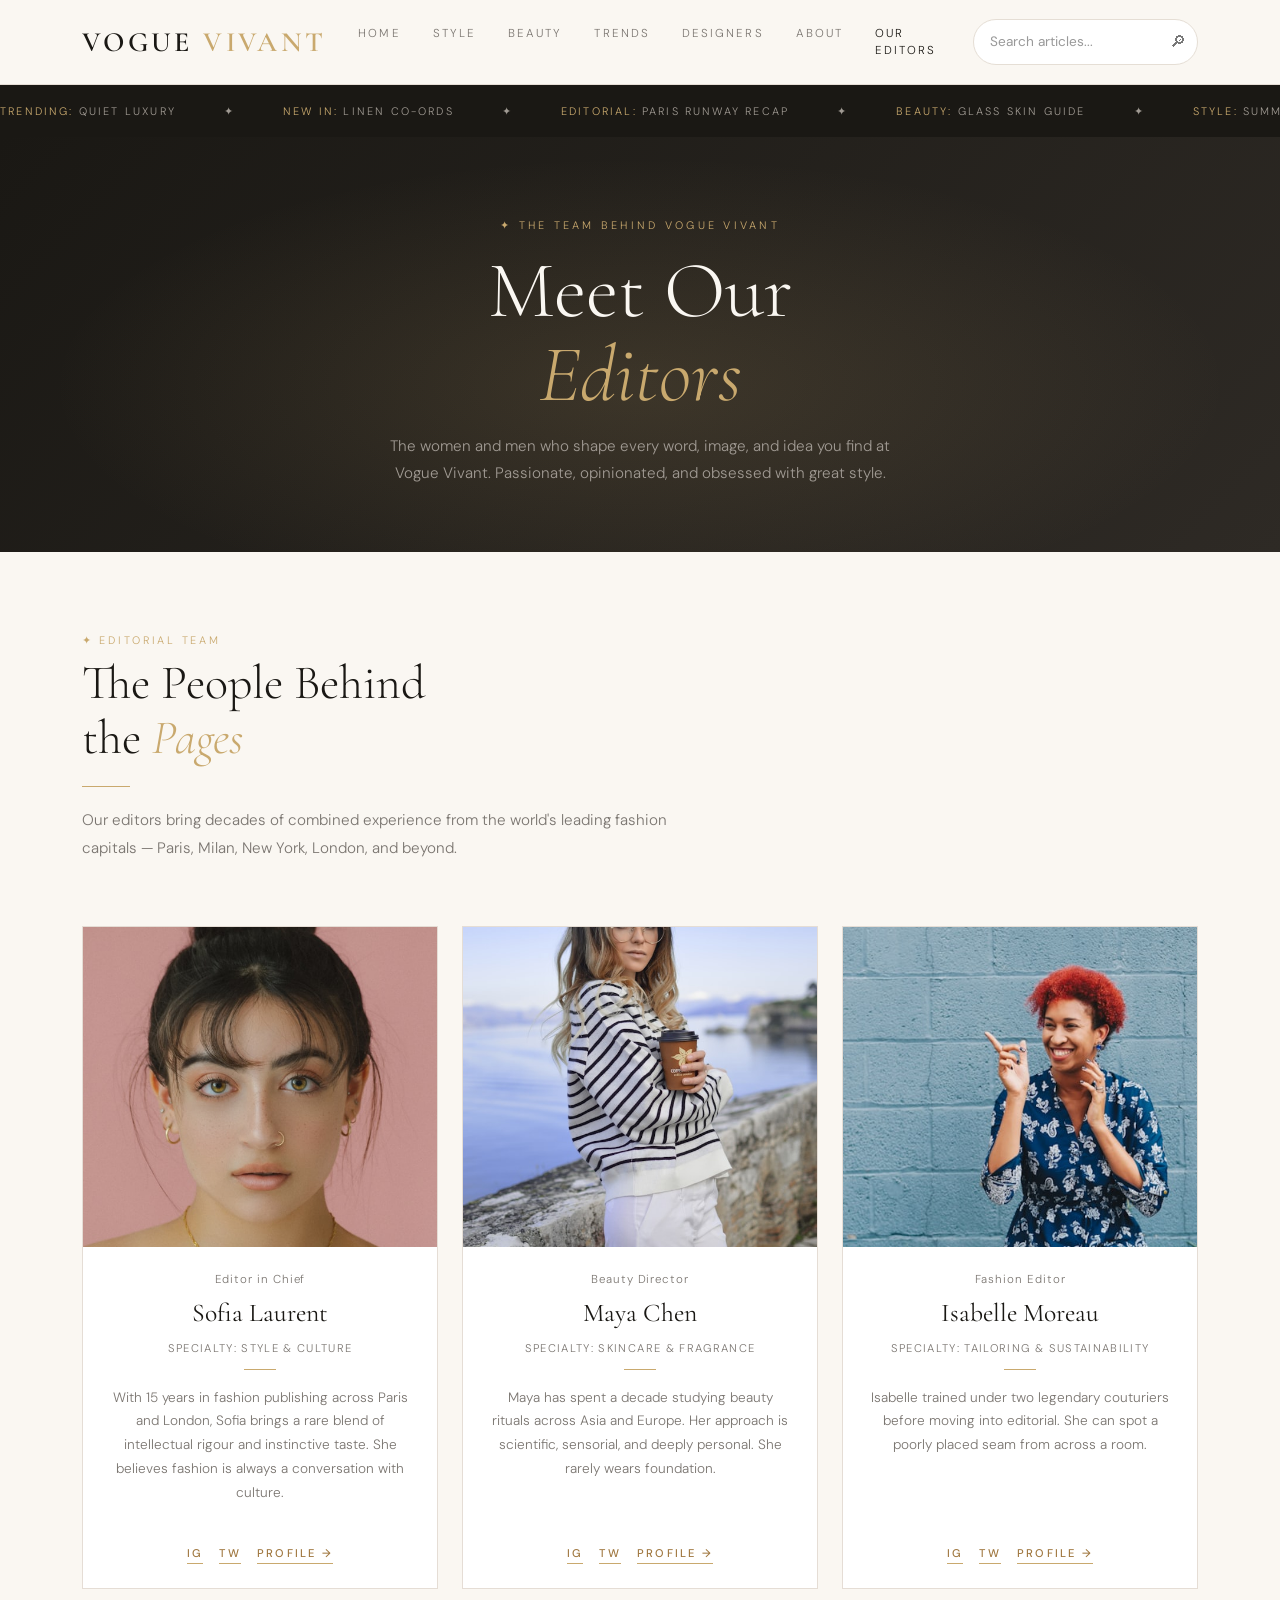
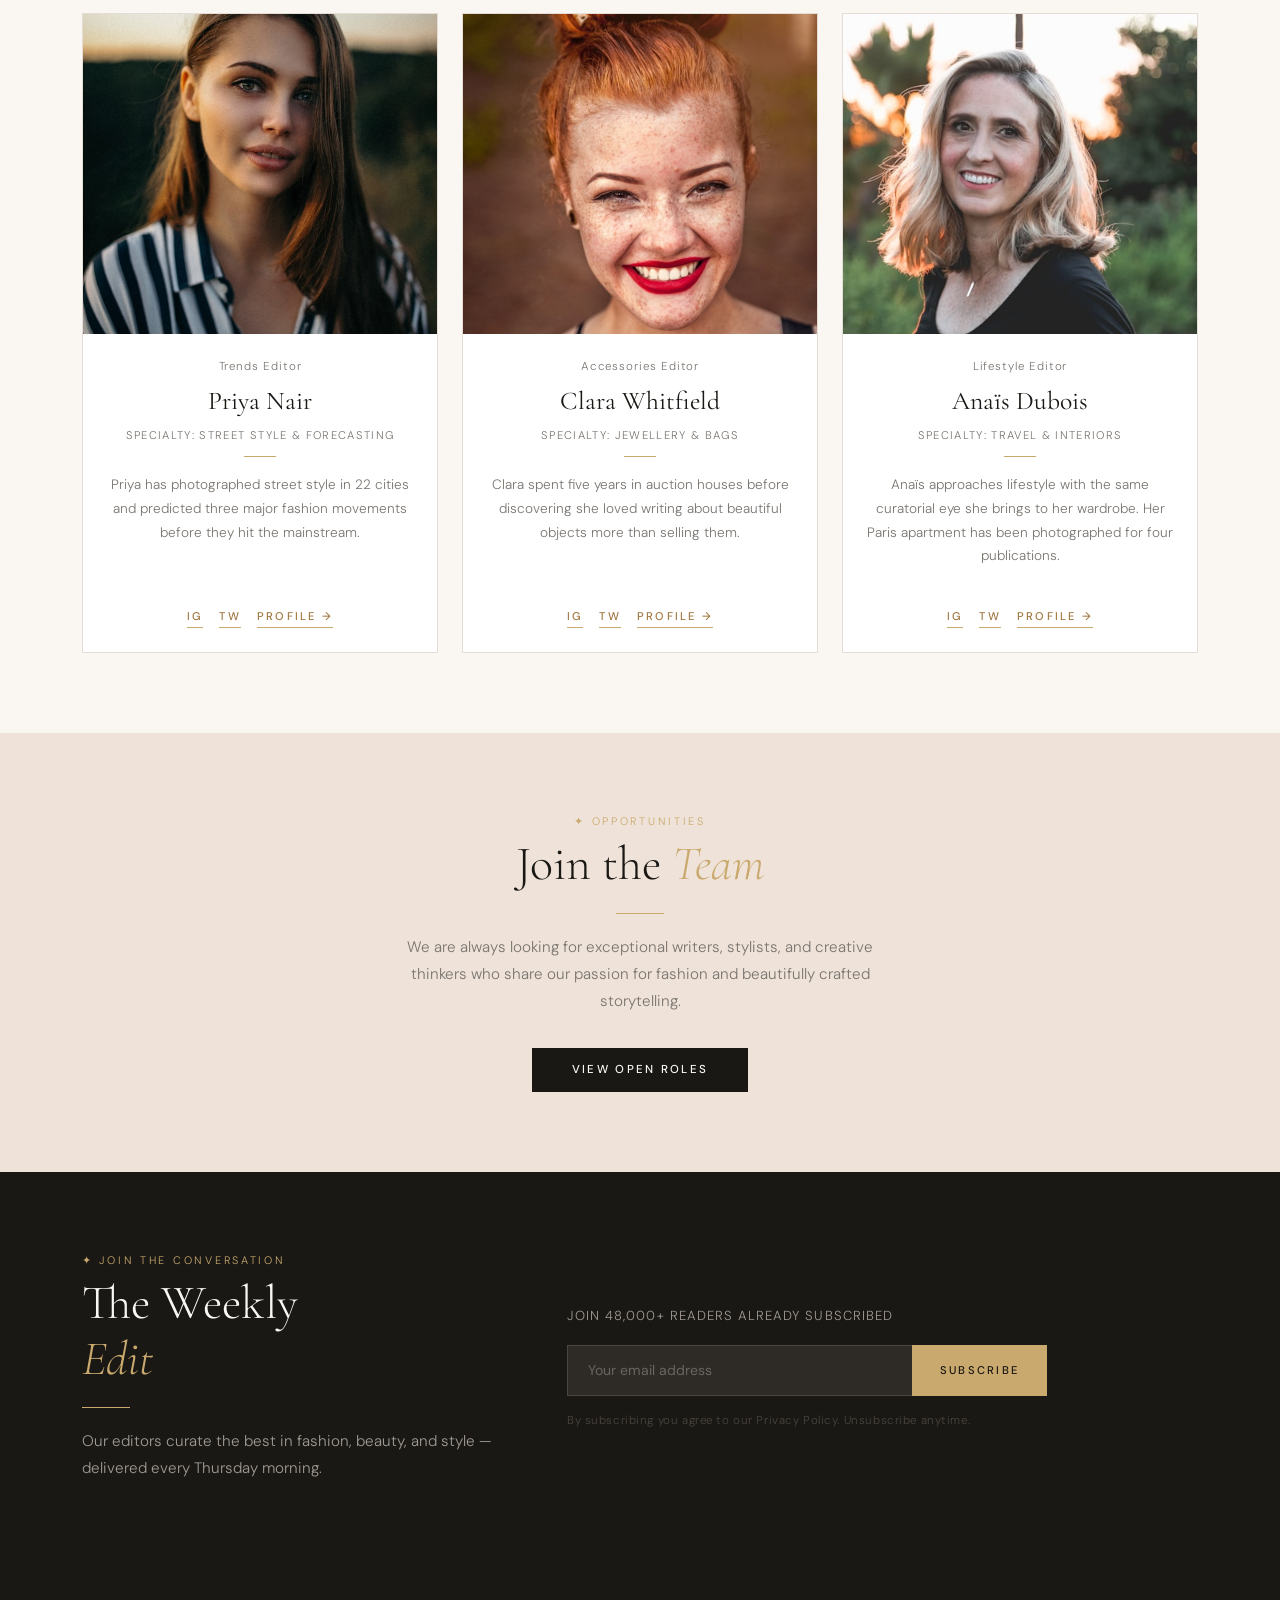
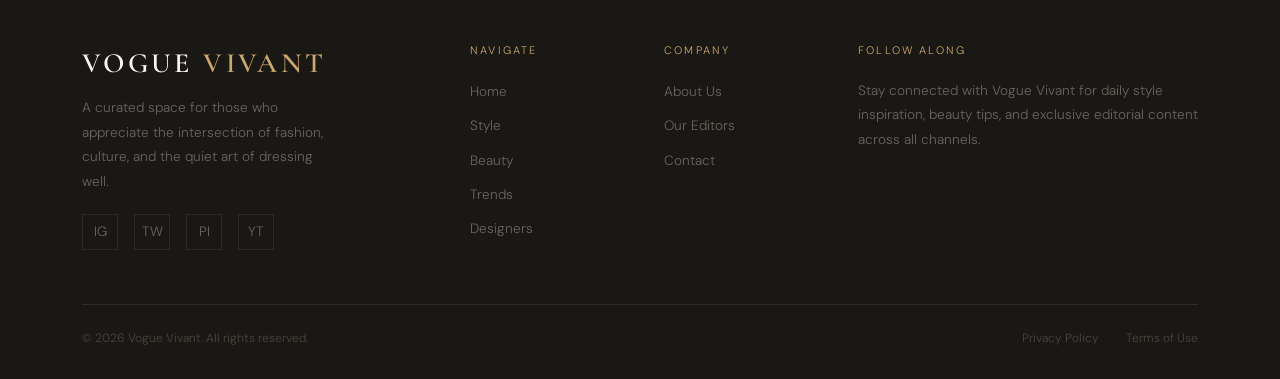
<file: editors.html>
<!DOCTYPE html>
<html lang="en">
<head>
  <meta charset="UTF-8"/>
  <meta name="viewport" content="width=device-width, initial-scale=1.0"/>
  <title>Our Editors — Vogue Vivant</title>
  <link href="https://cdn.jsdelivr.net/npm/bootstrap@5.3.3/dist/css/bootstrap.min.css" rel="stylesheet"/>
  <link href="https://fonts.googleapis.com/css2?family=Cormorant+Garamond:ital,wght@0,300;0,400;0,600;1,300;1,400&family=DM+Sans:wght@300;400;500&display=swap" rel="stylesheet"/>
  <link rel="stylesheet" href="editors.css"/>
</head>
<body>
  <nav class="navbar navbar-expand-lg">
    <div class="container">
      <a class="navbar-brand" href="index.html">VOGUE <span>VIVANT</span></a>
      <button class="navbar-toggler" type="button" data-bs-toggle="collapse" data-bs-target="#navMenu">
        <span class="navbar-toggler-icon"></span>
      </button>
      <div class="collapse navbar-collapse" id="navMenu">
        <ul class="navbar-nav mx-auto mb-2 mb-lg-0">
          <li class="nav-item"><a class="nav-link" href="index.html">Home</a></li>
          <li class="nav-item"><a class="nav-link" href="style.html">Style</a></li>
          <li class="nav-item"><a class="nav-link" href="beauty.html">Beauty</a></li>
          <li class="nav-item"><a class="nav-link" href="trends.html">Trends</a></li>
          <li class="nav-item"><a class="nav-link" href="designers.html">Designers</a></li>
          <li class="nav-item"><a class="nav-link" href="about.html">About</a></li>
          <li class="nav-item"><a class="nav-link active" href="editors.html">Our Editors</a></li>
        </ul>
        <form class="search-form d-flex">
        <input 
        class="search-input"
        type="search"
        placeholder="Search articles...">
        <button class="search-btn" type="submit">🔎︎</button>
        </form>
      </div>
    </div>
  </nav>
  <div class="trending-strip">
    <div class="trending-inner">
      <div class="trending-item"><span>Trending:</span> Quiet Luxury</div><div class="trending-item">✦</div>
      <div class="trending-item"><span>New In:</span> Linen Co-ords</div><div class="trending-item">✦</div>
      <div class="trending-item"><span>Editorial:</span> Paris Runway Recap</div><div class="trending-item">✦</div>
      <div class="trending-item"><span>Beauty:</span> Glass Skin Guide</div><div class="trending-item">✦</div>
      <div class="trending-item"><span>Style:</span> Summer Capsule Wardrobe</div><div class="trending-item">✦</div>
      <div class="trending-item"><span>Trending:</span> Quiet Luxury</div><div class="trending-item">✦</div>
      <div class="trending-item"><span>New In:</span> Linen Co-ords</div><div class="trending-item">✦</div>
      <div class="trending-item"><span>Editorial:</span> Paris Runway Recap</div><div class="trending-item">✦</div>
    </div>
  </div>
  <section class="page-hero">
    <div class="container position-relative">
      <p class="page-hero-label">✦ The Team Behind Vogue Vivant</p>
      <h1 class="page-hero-title">Meet Our<br><em>Editors</em></h1>
      <p class="page-hero-desc">The women and men who shape every word, image, and idea you find at Vogue Vivant. Passionate, opinionated, and obsessed with great style.</p>
    </div>
  </section>
  <section class="editors-section">
    <div class="container">
      <div class="row mb-5">
        <div class="col-lg-7">
          <p class="section-label">✦ Editorial Team</p>
          <h2 class="section-title">The People Behind<br>the <em>Pages</em></h2>
          <div class="divider"></div>
          <p style="color:var(--muted);font-size:0.95rem;line-height:1.8;">Our editors bring decades of combined experience from the world's leading fashion capitals — Paris, Milan, New York, London, and beyond.</p>
        </div>
      </div>
      <div class="row g-4">
        <div class="col-md-6 col-lg-4">
          <div class="product-card editor-card">
            <div class="product-img-wrap">
              <img src="./assets/images/editors/1.jpg" alt="Sofia Laurent" loading="lazy"/>
            </div>
            <div class="product-body" style="text-align:center;">
              <p class="product-meta">Editor in Chief</p>
              <h3 class="product-title" style="font-size:1.6rem;">Sofia Laurent</h3>
              <p style="font-size:0.7rem;letter-spacing:0.12em;text-transform:uppercase;color:var(--muted);margin-bottom:0.75rem;">Specialty: Style & Culture</p>
              <div style="width:32px;height:1px;background:var(--accent);margin:0 auto 1rem;"></div>
              <p class="product-desc">With 15 years in fashion publishing across Paris and London, Sofia brings a rare blend of intellectual rigour and instinctive taste. She believes fashion is always a conversation with culture.</p>
              <div style="display:flex;justify-content:center;gap:1rem;margin-top:1.25rem;">
                <a href="#" class="read-link">IG</a>
                <a href="#" class="read-link">TW</a>
                <a href="#" class="read-link">Profile →</a>
              </div>
            </div>
          </div>
        </div>
        <div class="col-md-6 col-lg-4">
          <div class="product-card editor-card">
            <div class="product-img-wrap">
              <img src="./assets/images/editors/2.jpg" alt="Maya Chen" loading="lazy"/>
            </div>
            <div class="product-body" style="text-align:center;">
              <p class="product-meta">Beauty Director</p>
              <h3 class="product-title" style="font-size:1.6rem;">Maya Chen</h3>
              <p style="font-size:0.7rem;letter-spacing:0.12em;text-transform:uppercase;color:var(--muted);margin-bottom:0.75rem;">Specialty: Skincare & Fragrance</p>
              <div style="width:32px;height:1px;background:var(--accent);margin:0 auto 1rem;"></div>
              <p class="product-desc">Maya has spent a decade studying beauty rituals across Asia and Europe. Her approach is scientific, sensorial, and deeply personal. She rarely wears foundation.</p>
              <div style="display:flex;justify-content:center;gap:1rem;margin-top:1.25rem;">
                <a href="#" class="read-link">IG</a>
                <a href="#" class="read-link">TW</a>
                <a href="#" class="read-link">Profile →</a>
              </div>
            </div>
          </div>
        </div>
        <div class="col-md-6 col-lg-4">
          <div class="product-card editor-card">
            <div class="product-img-wrap">
              <img src="./assets/images/editors/3.jpg" alt="Isabelle Moreau" loading="lazy"/>
            </div>
            <div class="product-body" style="text-align:center;">
              <p class="product-meta">Fashion Editor</p>
              <h3 class="product-title" style="font-size:1.6rem;">Isabelle Moreau</h3>
              <p style="font-size:0.7rem;letter-spacing:0.12em;text-transform:uppercase;color:var(--muted);margin-bottom:0.75rem;">Specialty: Tailoring & Sustainability</p>
              <div style="width:32px;height:1px;background:var(--accent);margin:0 auto 1rem;"></div>
              <p class="product-desc">Isabelle trained under two legendary couturiers before moving into editorial. She can spot a poorly placed seam from across a room.</p>
              <div style="display:flex;justify-content:center;gap:1rem;margin-top:1.25rem;">
                <a href="#" class="read-link">IG</a>
                <a href="#" class="read-link">TW</a>
                <a href="#" class="read-link">Profile →</a>
              </div>
            </div>
          </div>
        </div>
        <div class="col-md-6 col-lg-4">
          <div class="product-card editor-card">
            <div class="product-img-wrap">
              <img src="./assets/images/editors/4.jpg" alt="Priya Nair" loading="lazy"/>
            </div>
            <div class="product-body" style="text-align:center;">
              <p class="product-meta">Trends Editor</p>
              <h3 class="product-title" style="font-size:1.6rem;">Priya Nair</h3>
              <p style="font-size:0.7rem;letter-spacing:0.12em;text-transform:uppercase;color:var(--muted);margin-bottom:0.75rem;">Specialty: Street Style & Forecasting</p>
              <div style="width:32px;height:1px;background:var(--accent);margin:0 auto 1rem;"></div>
              <p class="product-desc">Priya has photographed street style in 22 cities and predicted three major fashion movements before they hit the mainstream.</p>
              <div style="display:flex;justify-content:center;gap:1rem;margin-top:1.25rem;">
                <a href="#" class="read-link">IG</a>
                <a href="#" class="read-link">TW</a>
                <a href="#" class="read-link">Profile →</a>
              </div>
            </div>
          </div>
        </div>
        <div class="col-md-6 col-lg-4">
          <div class="product-card editor-card">
            <div class="product-img-wrap">
              <img src="./assets/images/editors/5.jpg" alt="Clara Whitfield" loading="lazy"/>
            </div>
            <div class="product-body" style="text-align:center;">
              <p class="product-meta">Accessories Editor</p>
              <h3 class="product-title" style="font-size:1.6rem;">Clara Whitfield</h3>
              <p style="font-size:0.7rem;letter-spacing:0.12em;text-transform:uppercase;color:var(--muted);margin-bottom:0.75rem;">Specialty: Jewellery & Bags</p>
              <div style="width:32px;height:1px;background:var(--accent);margin:0 auto 1rem;"></div>
              <p class="product-desc">Clara spent five years in auction houses before discovering she loved writing about beautiful objects more than selling them.</p>
              <div style="display:flex;justify-content:center;gap:1rem;margin-top:1.25rem;">
                <a href="#" class="read-link">IG</a>
                <a href="#" class="read-link">TW</a>
                <a href="#" class="read-link">Profile →</a>
              </div>
            </div>
          </div>
        </div>
        <div class="col-md-6 col-lg-4">
          <div class="product-card editor-card">
            <div class="product-img-wrap">
              <img src="./assets/images/editors/6.jpg" alt="Anaïs Dubois" loading="lazy"/>
            </div>
            <div class="product-body" style="text-align:center;">
              <p class="product-meta">Lifestyle Editor</p>
              <h3 class="product-title" style="font-size:1.6rem;">Anaïs Dubois</h3>
              <p style="font-size:0.7rem;letter-spacing:0.12em;text-transform:uppercase;color:var(--muted);margin-bottom:0.75rem;">Specialty: Travel & Interiors</p>
              <div style="width:32px;height:1px;background:var(--accent);margin:0 auto 1rem;"></div>
              <p class="product-desc">Anaïs approaches lifestyle with the same curatorial eye she brings to her wardrobe. Her Paris apartment has been photographed for four publications.</p>
              <div style="display:flex;justify-content:center;gap:1rem;margin-top:1.25rem;">
                <a href="#" class="read-link">IG</a>
                <a href="#" class="read-link">TW</a>
                <a href="#" class="read-link">Profile →</a>
              </div>
            </div>
          </div>
        </div></div>
    </div>
  </section>
  <div class="join-band">
    <div class="container">
      <p class="section-label text-center">✦ Opportunities</p>
      <h2 class="section-title text-center">Join the <em>Team</em></h2>
      <div class="divider mx-auto"></div>
      <p style="color:var(--muted);font-size:0.95rem;line-height:1.8;max-width:520px;margin:0 auto 2rem;text-align:center;">We are always looking for exceptional writers, stylists, and creative thinkers who share our passion for fashion and beautifully crafted storytelling.</p>
      <div class="text-center">
        <a href="#" style="display:inline-block;background:var(--dark);color:var(--cream);padding:0.85rem 2.5rem;font-size:0.72rem;letter-spacing:0.2em;text-transform:uppercase;text-decoration:none;font-weight:500;">View Open Roles</a>
      </div>
    </div>
  </div>
  <section class="newsletter-section">
    <div class="container">
      <div class="row align-items-center g-5">
        <div class="col-lg-5">
          <p class="section-label">✦ Join the Conversation</p>
          <h2 class="section-title" style="color:#FAF7F2;">The Weekly<br><em>Edit</em></h2>
          <div class="divider"></div>
          <p style="color:#A09A93;font-size:0.95rem;line-height:1.8;">Our editors curate the best in fashion, beauty, and style — delivered every Thursday morning.</p>
        </div>
        <div class="col-lg-7">
          <p style="color:#A09A93;font-size:0.82rem;letter-spacing:0.08em;margin-bottom:1.25rem;">JOIN 48,000+ READERS ALREADY SUBSCRIBED</p>
          <div class="newsletter-input-group mb-3">
            <input type="email" placeholder="Your email address"/>
            <button class="btn-subscribe">Subscribe</button>
          </div>
          <p style="color:#4A453F;font-size:0.72rem;letter-spacing:0.05em;">By subscribing you agree to our Privacy Policy. Unsubscribe anytime.</p>
        </div>
      </div>
    </div>
  </section>
  <footer>
    <div class="container">
      <div class="row g-5">
        <div class="col-lg-4">
          <div class="footer-brand">VOGUE <span>VIVANT</span></div>
          <p class="footer-about">A curated space for those who appreciate the intersection of fashion, culture, and the quiet art of dressing well.</p>
          <div class="social-links">
            <a href="#" class="social-link">IG</a><a href="#" class="social-link">TW</a>
            <a href="#" class="social-link">PI</a><a href="#" class="social-link">YT</a>
          </div>
        </div>
        <div class="col-6 col-lg-2">
          <div class="footer-heading">Navigate</div>
          <ul class="footer-links">
            <li><a href="./index.html">Home</a></li>
            <li><a href="./style.html">Style</a></li>
            <li><a href="./beauty.html">Beauty</a></li>
            <li><a href="./trends.html">Trends</a></li>
            <li><a href="./designers.html">Designers</a></li>
            
            
        </div>
        <div class="col-6 col-lg-2">
          <div class="footer-heading">Company</div>
          <ul class="footer-links">
            <li><a href="./about.html">About Us</a></li>
            <li><a href="./editors.html">Our Editors</a></li>
            <li><a href="./contact.html">Contact</a></li>
        </div>
        <div class="col-lg-4">
          <div class="footer-heading">Follow Along</div>
          <p style="color:#6A6560;font-size:0.85rem;line-height:1.8;">Stay connected with Vogue Vivant for daily style inspiration, beauty tips, and exclusive editorial content across all channels.</p>
        </div>
      </div>
      <div class="footer-bottom d-flex justify-content-between align-items-center flex-wrap gap-2">
        <span>© 2026 Vogue Vivant. All rights reserved.</span>
        <span>
          <a href="#" style="color:#4A453F;text-decoration:none;margin-right:1.5rem;">Privacy Policy</a>
          <a href="#" style="color:#4A453F;text-decoration:none;">Terms of Use</a>
        </span>
      </div>
    </div>
  </footer>
  <script src="https://cdn.jsdelivr.net/npm/bootstrap@5.3.3/dist/js/bootstrap.bundle.min.js"></script>
  <script>
    document.querySelectorAll('.filter-btn').forEach(btn => {
      btn.addEventListener('click', function() {
        document.querySelectorAll('.filter-btn').forEach(b => b.classList.remove('active'));
        this.classList.add('active');
      });
    });
    let cartCount = 0;
    document.querySelectorAll('.btn-add-cart').forEach(btn => {
      btn.addEventListener('click', function() {
        cartCount++;
        document.querySelectorAll('.cart-count').forEach(el => el.textContent = cartCount);
        const orig = this.textContent;
        this.textContent = '✓ Added!';
        this.style.background = '#1A1814';
        this.style.color = '#FAF7F2';
        setTimeout(() => { this.textContent = orig; this.style.background = ''; this.style.color = ''; }, 2000);
      });
    });
  </script>
</body>
</html>
</file>
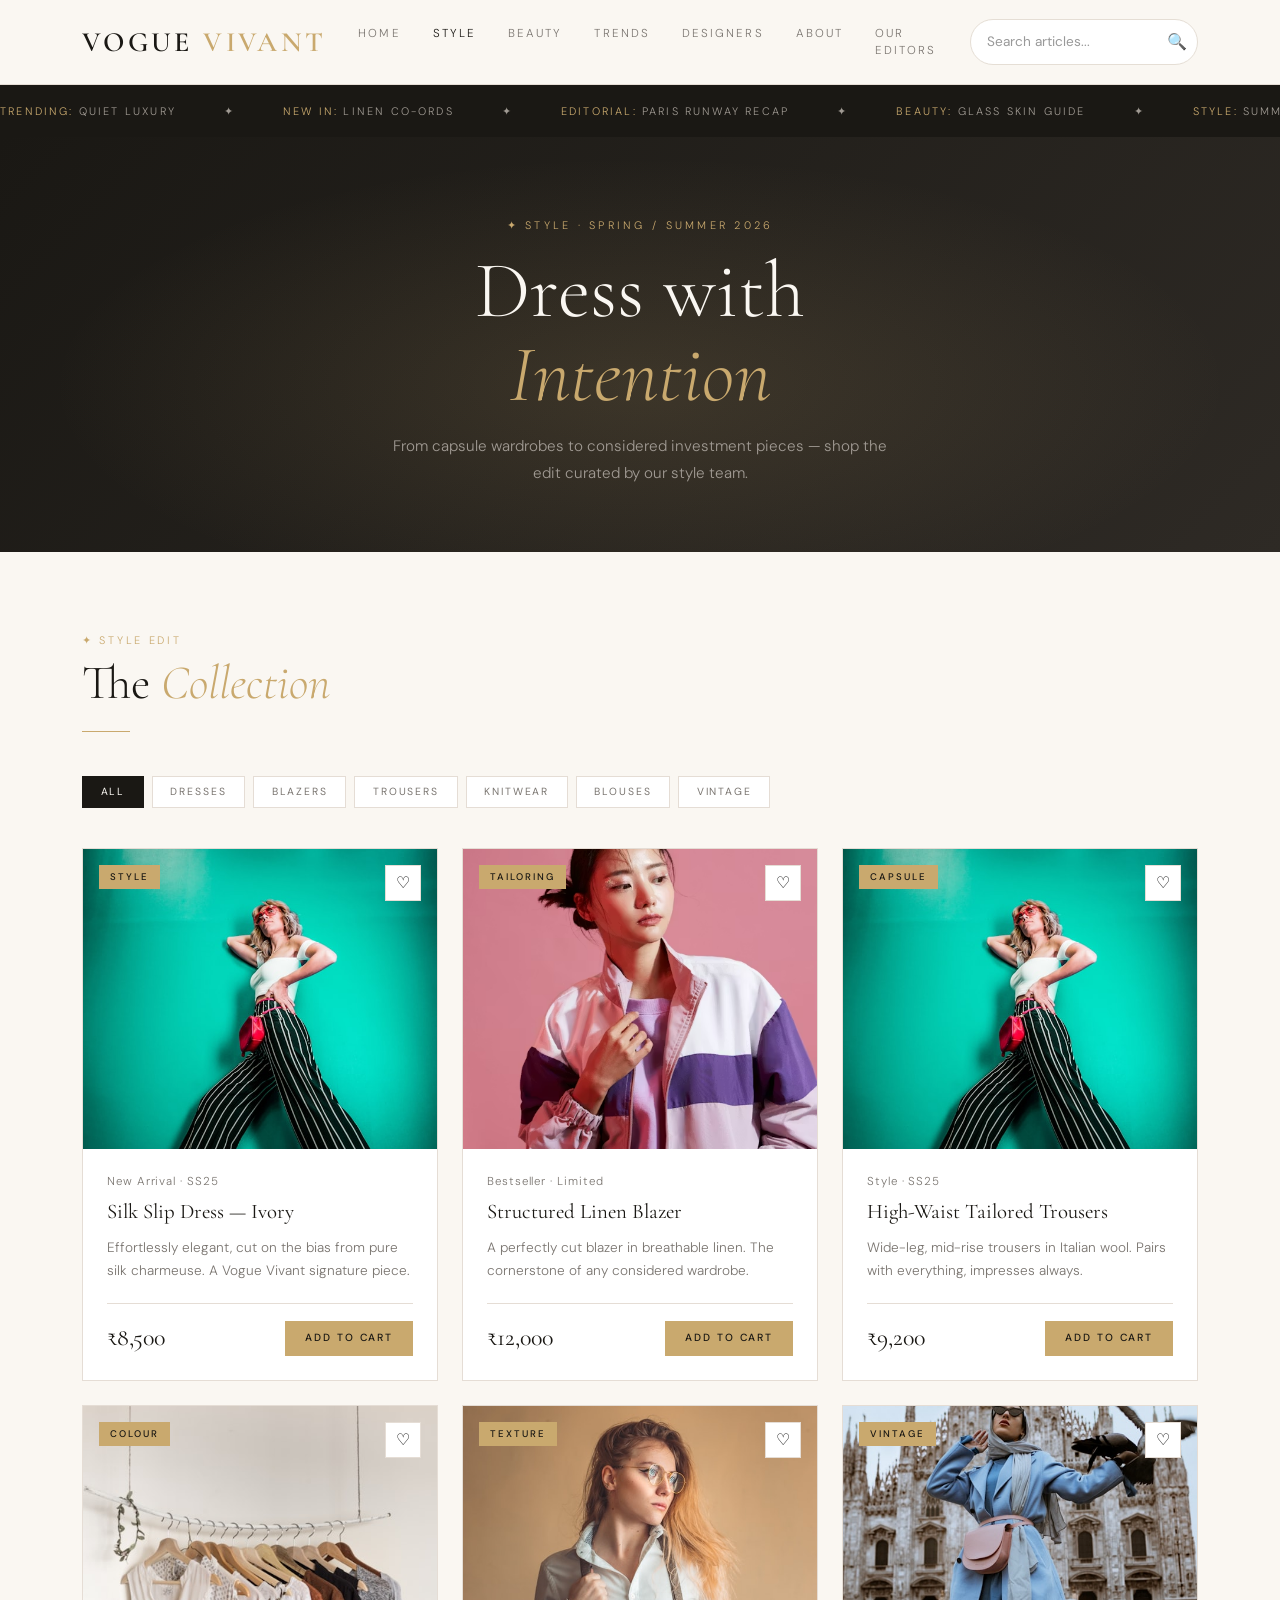
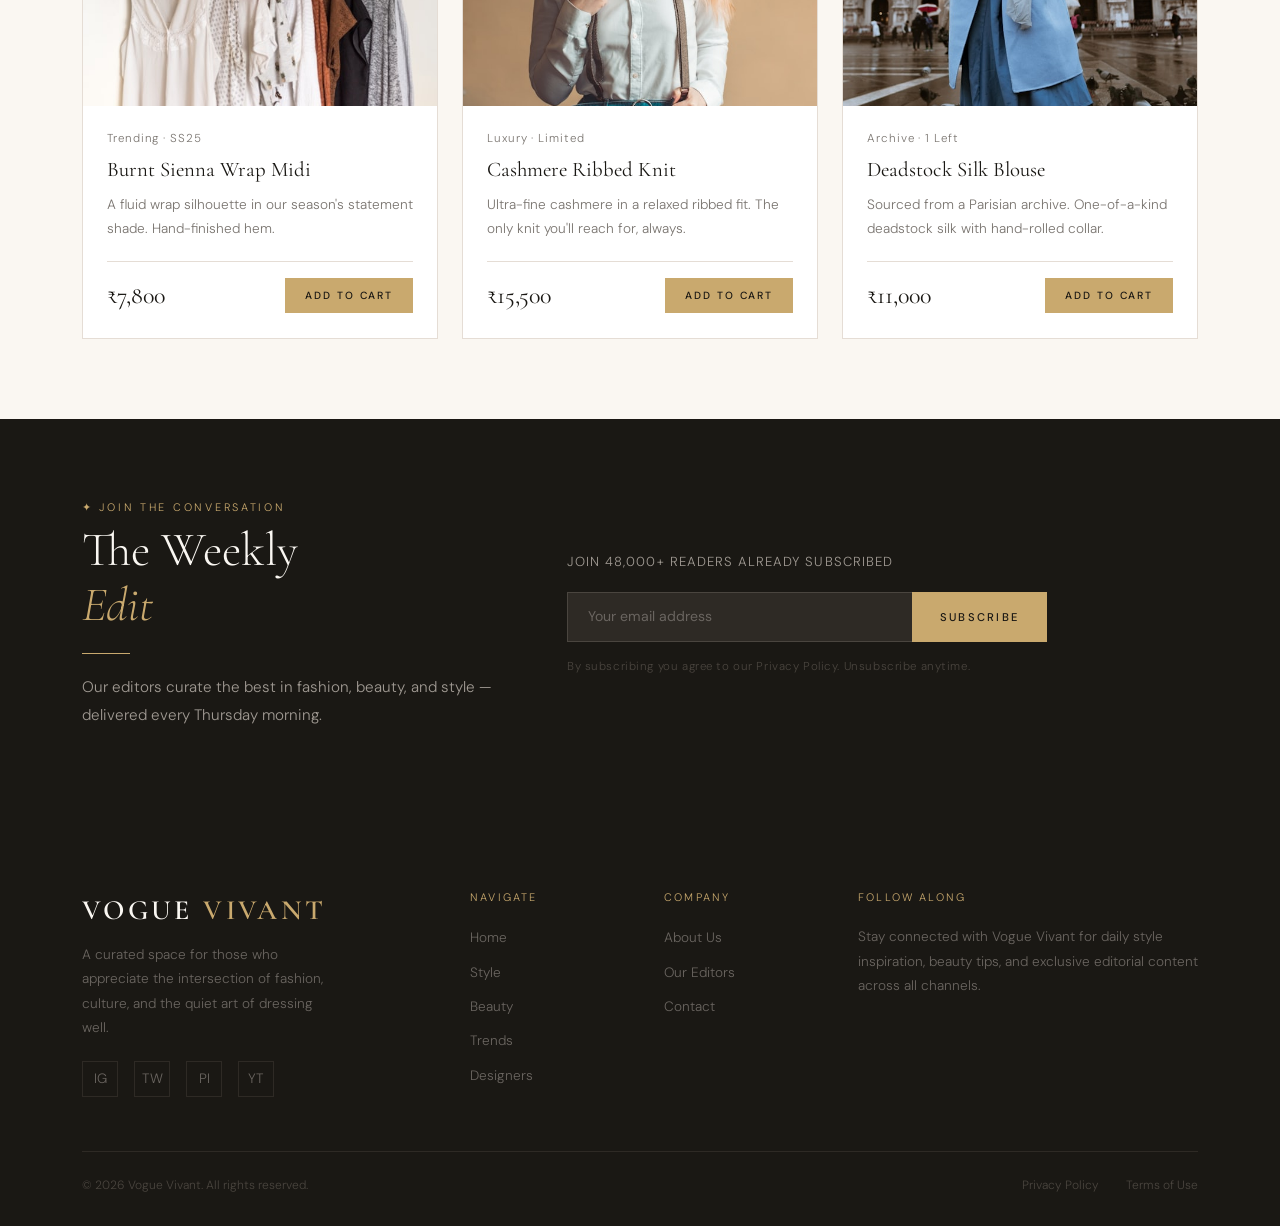
<file: style.html>
<!DOCTYPE html>
<html lang="en">
<head>
  <meta charset="UTF-8"/>
  <meta name="viewport" content="width=device-width, initial-scale=1.0"/>
  <title>Style — Vogue Vivant</title>
  <link href="https://cdn.jsdelivr.net/npm/bootstrap@5.3.3/dist/css/bootstrap.min.css" rel="stylesheet"/>
  <link href="https://fonts.googleapis.com/css2?family=Cormorant+Garamond:ital,wght@0,300;0,400;0,600;1,300;1,400&family=DM+Sans:wght@300;400;500&display=swap" rel="stylesheet"/>
  <link rel="stylesheet" href="style.css"/>
</head>
<body>
  <nav class="navbar navbar-expand-lg">
    <div class="container">
      <a class="navbar-brand" href="index.html">VOGUE <span>VIVANT</span></a>
      <button class="navbar-toggler" type="button" data-bs-toggle="collapse" data-bs-target="#navMenu">
        <span class="navbar-toggler-icon"></span>
      </button>
      <div class="collapse navbar-collapse" id="navMenu">
        <ul class="navbar-nav mx-auto mb-2 mb-lg-0">
          <li class="nav-item"><a class="nav-link" href="index.html">Home</a></li>
          <li class="nav-item"><a class="nav-link active" href="style.html">Style</a></li>
          <li class="nav-item"><a class="nav-link" href="beauty.html">Beauty</a></li>
          <li class="nav-item"><a class="nav-link" href="trends.html">Trends</a></li>
          <li class="nav-item"><a class="nav-link" href="designers.html">Designers</a></li>
          <li class="nav-item"><a class="nav-link" href="about.html">About</a></li>
          <li class="nav-item"><a class="nav-link" href="editors.html">Our Editors</a></li>
        </ul>
        <form class="search-form d-flex">
        <input 
        class="search-input"
        type="search"
        placeholder="Search articles...">
        <button class="search-btn" type="submit">🔍</button>
        </form>
      </div>
    </div>
  </nav>
  <div class="trending-strip">
    <div class="trending-inner">
      <div class="trending-item"><span>Trending:</span> Quiet Luxury</div><div class="trending-item">✦</div>
      <div class="trending-item"><span>New In:</span> Linen Co-ords</div><div class="trending-item">✦</div>
      <div class="trending-item"><span>Editorial:</span> Paris Runway Recap</div><div class="trending-item">✦</div>
      <div class="trending-item"><span>Beauty:</span> Glass Skin Guide</div><div class="trending-item">✦</div>
      <div class="trending-item"><span>Style:</span> Summer Capsule Wardrobe</div><div class="trending-item">✦</div>
      <div class="trending-item"><span>Trending:</span> Quiet Luxury</div><div class="trending-item">✦</div>
      <div class="trending-item"><span>New In:</span> Linen Co-ords</div><div class="trending-item">✦</div>
      <div class="trending-item"><span>Editorial:</span> Paris Runway Recap</div><div class="trending-item">✦</div>
    </div>
  </div>
  <section class="page-hero">
    <div class="container position-relative">
      <p class="page-hero-label">✦ Style · Spring / Summer 2026</p>
      <h1 class="page-hero-title">Dress with<br><em>Intention</em></h1>
      <p class="page-hero-desc">From capsule wardrobes to considered investment pieces — shop the edit curated by our style team.</p>
    </div>
  </section>
  <section class="style-section">
    <div class="container">
      <div class="row mb-4">
        <div class="col-lg-6">
          <p class="section-label">✦ Style Edit</p>
          <h2 class="section-title">The <em>Collection</em></h2>
          <div class="divider"></div>
        </div>
      </div>
      <div class="filter-bar"><button class="filter-btn active">All</button>
        <button class="filter-btn">Dresses</button>
        <button class="filter-btn">Blazers</button>
        <button class="filter-btn">Trousers</button>
        <button class="filter-btn">Knitwear</button>
        <button class="filter-btn">Blouses</button>
        <button class="filter-btn">Vintage</button></div>
      <div class="row g-4">
        <div class="col-md-6 col-lg-4">
          <div class="product-card">
            <div class="product-img-wrap">
              <img src="./assets/images/style/1.jpg" alt="Silk Slip Dress — Ivory" loading="lazy"/>
              <span class="cat-badge">Style</span>
              <button class="wishlist-btn" title="Wishlist">♡</button>
            </div>
            <div class="product-body">
              <p class="product-meta">New Arrival · SS25</p>
              <h3 class="product-title">Silk Slip Dress — Ivory</h3>
              <p class="product-desc">Effortlessly elegant, cut on the bias from pure silk charmeuse. A Vogue Vivant signature piece.</p>
              <div class="product-footer">
                <span class="product-price">₹8,500</span>
                <button class="btn-add-cart">Add to Cart</button>
              </div>
            </div>
          </div>
        </div>
        <div class="col-md-6 col-lg-4">
          <div class="product-card">
            <div class="product-img-wrap">
              <img src="./assets/images/style/2.avif" alt="Structured Linen Blazer" loading="lazy"/>
              <span class="cat-badge">Tailoring</span>
              <button class="wishlist-btn" title="Wishlist">♡</button>
            </div>
            <div class="product-body">
              <p class="product-meta">Bestseller · Limited</p>
              <h3 class="product-title">Structured Linen Blazer</h3>
              <p class="product-desc">A perfectly cut blazer in breathable linen. The cornerstone of any considered wardrobe.</p>
              <div class="product-footer">
                <span class="product-price">₹12,000</span>
                <button class="btn-add-cart">Add to Cart</button>
              </div>
            </div>
          </div>
        </div>
        <div class="col-md-6 col-lg-4">
          <div class="product-card">
            <div class="product-img-wrap">
              <img src="./assets/images/style/3.jpg" alt="High-Waist Tailored Trousers" loading="lazy"/>
              <span class="cat-badge">Capsule</span>
              <button class="wishlist-btn" title="Wishlist">♡</button>
            </div>
            <div class="product-body">
              <p class="product-meta">Style · SS25</p>
              <h3 class="product-title">High-Waist Tailored Trousers</h3>
              <p class="product-desc">Wide-leg, mid-rise trousers in Italian wool. Pairs with everything, impresses always.</p>
              <div class="product-footer">
                <span class="product-price">₹9,200</span>
                <button class="btn-add-cart">Add to Cart</button>
              </div>
            </div>
          </div>
        </div>
        <div class="col-md-6 col-lg-4">
          <div class="product-card">
            <div class="product-img-wrap">
              <img src="./assets/images/style/4.jpg" alt="Burnt Sienna Wrap Midi" loading="lazy"/>
              <span class="cat-badge">Colour</span>
              <button class="wishlist-btn" title="Wishlist">♡</button>
            </div>
            <div class="product-body">
              <p class="product-meta">Trending · SS25</p>
              <h3 class="product-title">Burnt Sienna Wrap Midi</h3>
              <p class="product-desc">A fluid wrap silhouette in our season's statement shade. Hand-finished hem.</p>
              <div class="product-footer">
                <span class="product-price">₹7,800</span>
                <button class="btn-add-cart">Add to Cart</button>
              </div>
            </div>
          </div>
        </div>
        <div class="col-md-6 col-lg-4">
          <div class="product-card">
            <div class="product-img-wrap">
              <img src="./assets/images/style/5.jpg" alt="Cashmere Ribbed Knit" loading="lazy"/>
              <span class="cat-badge">Texture</span>
              <button class="wishlist-btn" title="Wishlist">♡</button>
            </div>
            <div class="product-body">
              <p class="product-meta">Luxury · Limited</p>
              <h3 class="product-title">Cashmere Ribbed Knit</h3>
              <p class="product-desc">Ultra-fine cashmere in a relaxed ribbed fit. The only knit you'll reach for, always.</p>
              <div class="product-footer">
                <span class="product-price">₹15,500</span>
                <button class="btn-add-cart">Add to Cart</button>
              </div>
            </div>
          </div>
        </div>
        <div class="col-md-6 col-lg-4">
          <div class="product-card">
            <div class="product-img-wrap">
              <img src="./assets/images/style/6.jpg" alt="Deadstock Silk Blouse" loading="lazy"/>
              <span class="cat-badge">Vintage</span>
              <button class="wishlist-btn" title="Wishlist">♡</button>
            </div>
            <div class="product-body">
              <p class="product-meta">Archive · 1 Left</p>
              <h3 class="product-title">Deadstock Silk Blouse</h3>
              <p class="product-desc">Sourced from a Parisian archive. One-of-a-kind deadstock silk with hand-rolled collar.</p>
              <div class="product-footer">
                <span class="product-price">₹11,000</span>
                <button class="btn-add-cart">Add to Cart</button>
              </div>
            </div>
          </div>
        </div></div>
    </div>
  </section>
  <section class="newsletter-section">
    <div class="container">
      <div class="row align-items-center g-5">
        <div class="col-lg-5">
          <p class="section-label">✦ Join the Conversation</p>
          <h2 class="section-title" style="color:#FAF7F2;">The Weekly<br><em>Edit</em></h2>
          <div class="divider"></div>
          <p style="color:#A09A93;font-size:0.95rem;line-height:1.8;">Our editors curate the best in fashion, beauty, and style — delivered every Thursday morning.</p>
        </div>
        <div class="col-lg-7">
          <p style="color:#A09A93;font-size:0.82rem;letter-spacing:0.08em;margin-bottom:1.25rem;">JOIN 48,000+ READERS ALREADY SUBSCRIBED</p>
          <div class="newsletter-input-group mb-3">
            <input type="email" placeholder="Your email address"/>
            <button class="btn-subscribe">Subscribe</button>
          </div>
          <p style="color:#4A453F;font-size:0.72rem;letter-spacing:0.05em;">By subscribing you agree to our Privacy Policy. Unsubscribe anytime.</p>
        </div>
      </div>
    </div>
  </section>
  <footer>
    <div class="container">
      <div class="row g-5">
        <div class="col-lg-4">
          <div class="footer-brand">VOGUE <span>VIVANT</span></div>
          <p class="footer-about">A curated space for those who appreciate the intersection of fashion, culture, and the quiet art of dressing well.</p>
          <div class="social-links">
            <a href="#" class="social-link">IG</a><a href="#" class="social-link">TW</a>
            <a href="#" class="social-link">PI</a><a href="#" class="social-link">YT</a>
          </div>
        </div>
        <div class="col-6 col-lg-2">
          <div class="footer-heading">Navigate</div>
          <ul class="footer-links">
            <li><a href="./index.html">Home</a></li>
            <li><a href="./style.html">Style</a></li>
            <li><a href="./beauty.html">Beauty</a></li>
            <li><a href="./trends.html">Trends</a></li>
            <li><a href="./designers.html">Designers</a></li>
            
          </ul>
        </div>
        <div class="col-6 col-lg-2">
          <div class="footer-heading">Company</div>
          <ul class="footer-links">
            <li><a href="./about.html">About Us</a></li>
            <li><a href="./editors.html">Our Editors</a></li>
            <li><a href="./contact.html">Contact</a></li>
          </ul>
        </div>
        <div class="col-lg-4">
          <div class="footer-heading">Follow Along</div>
          <p style="color:#6A6560;font-size:0.85rem;line-height:1.8;">Stay connected with Vogue Vivant for daily style inspiration, beauty tips, and exclusive editorial content across all channels.</p>
        </div>
      </div>
      <div class="footer-bottom d-flex justify-content-between align-items-center flex-wrap gap-2">
        <span>© 2026 Vogue Vivant. All rights reserved.</span>
        <span>
          <a href="#" style="color:#4A453F;text-decoration:none;margin-right:1.5rem;">Privacy Policy</a>
          <a href="#" style="color:#4A453F;text-decoration:none;">Terms of Use</a>
        </span>
      </div>
    </div>
  </footer>
  <script src="https://cdn.jsdelivr.net/npm/bootstrap@5.3.3/dist/js/bootstrap.bundle.min.js"></script>
  <script>
    document.querySelectorAll('.filter-btn').forEach(btn => {
      btn.addEventListener('click', function() {
        document.querySelectorAll('.filter-btn').forEach(b => b.classList.remove('active'));
        this.classList.add('active');
      });
    });
    let cartCount = 0;
    document.querySelectorAll('.btn-add-cart').forEach(btn => {
      btn.addEventListener('click', function() {
        cartCount++;
        document.querySelectorAll('.cart-count').forEach(el => el.textContent = cartCount);
        const orig = this.textContent;
        this.textContent = '✓ Added!';
        this.style.background = '#1A1814';
        this.style.color = '#FAF7F2';
        setTimeout(() => { this.textContent = orig; this.style.background = ''; this.style.color = ''; }, 2000);
      });
    });
  </script>
</body>
</html>
</file>
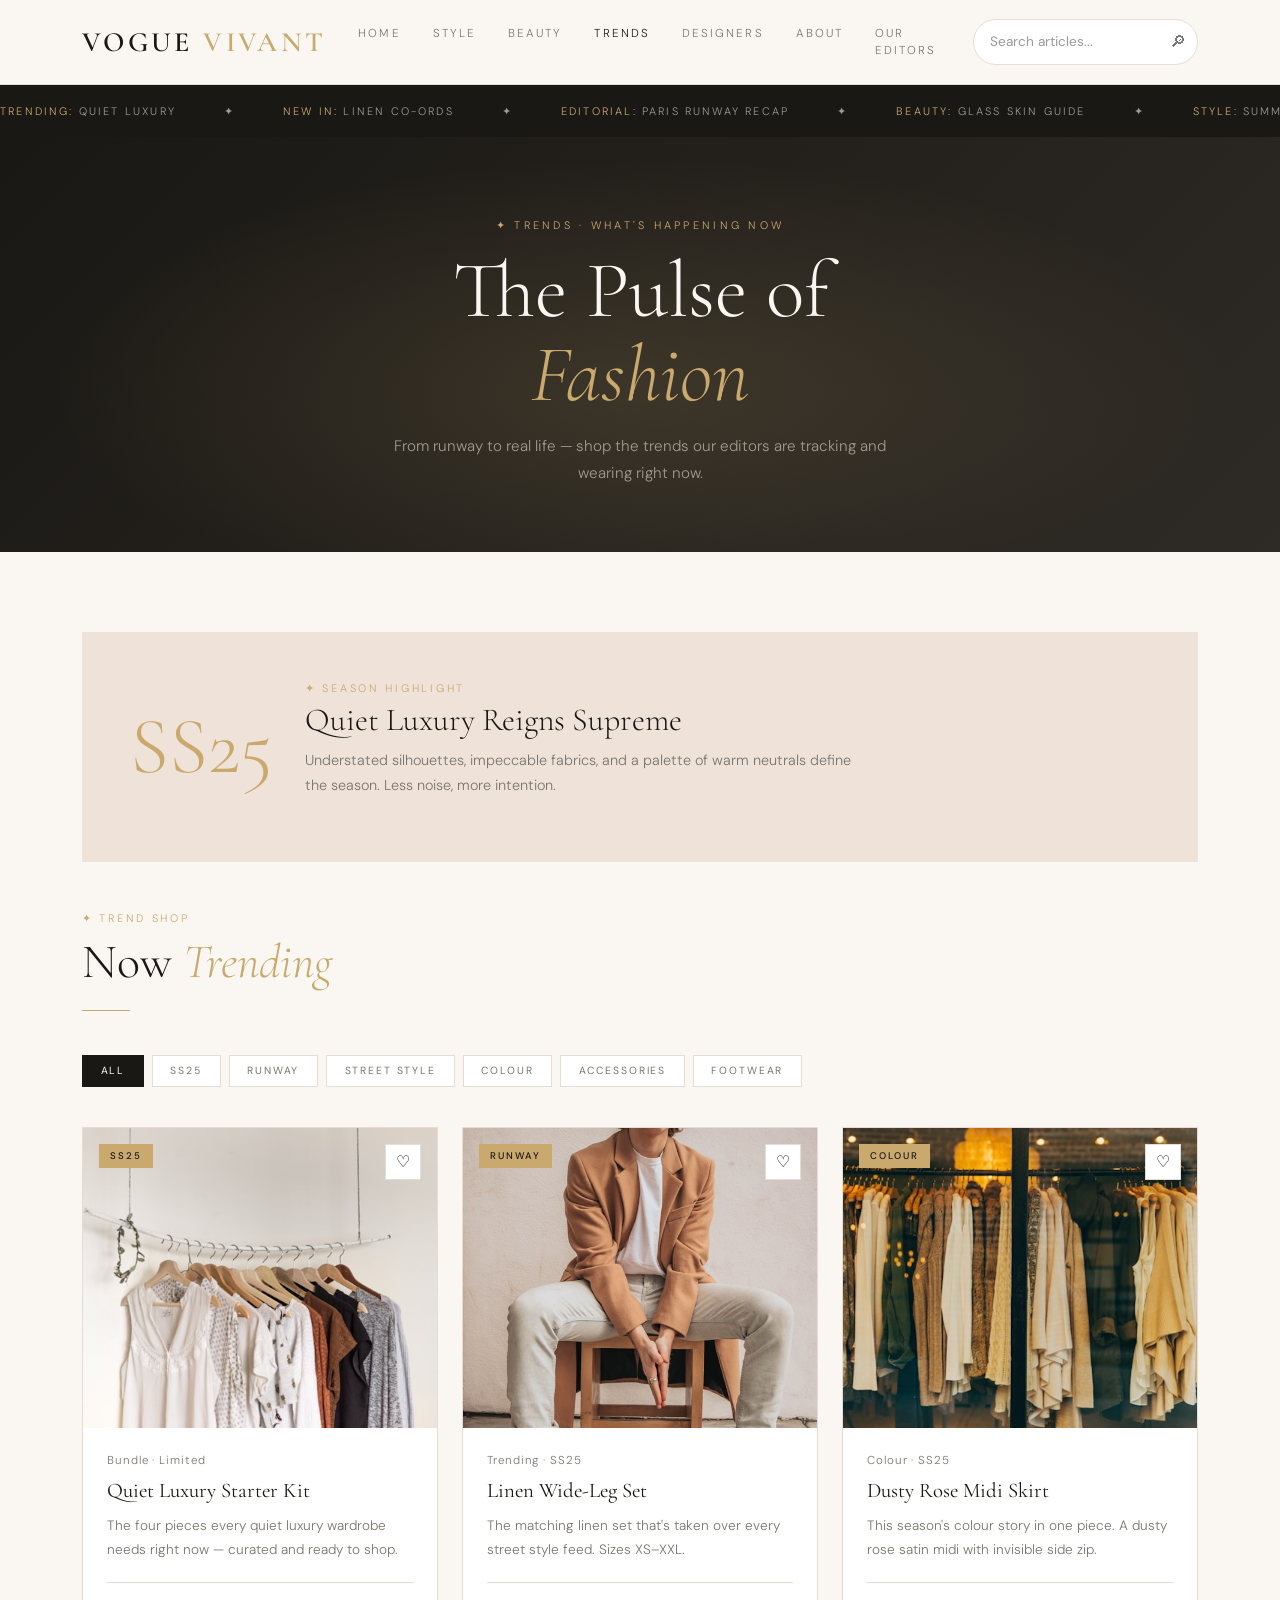
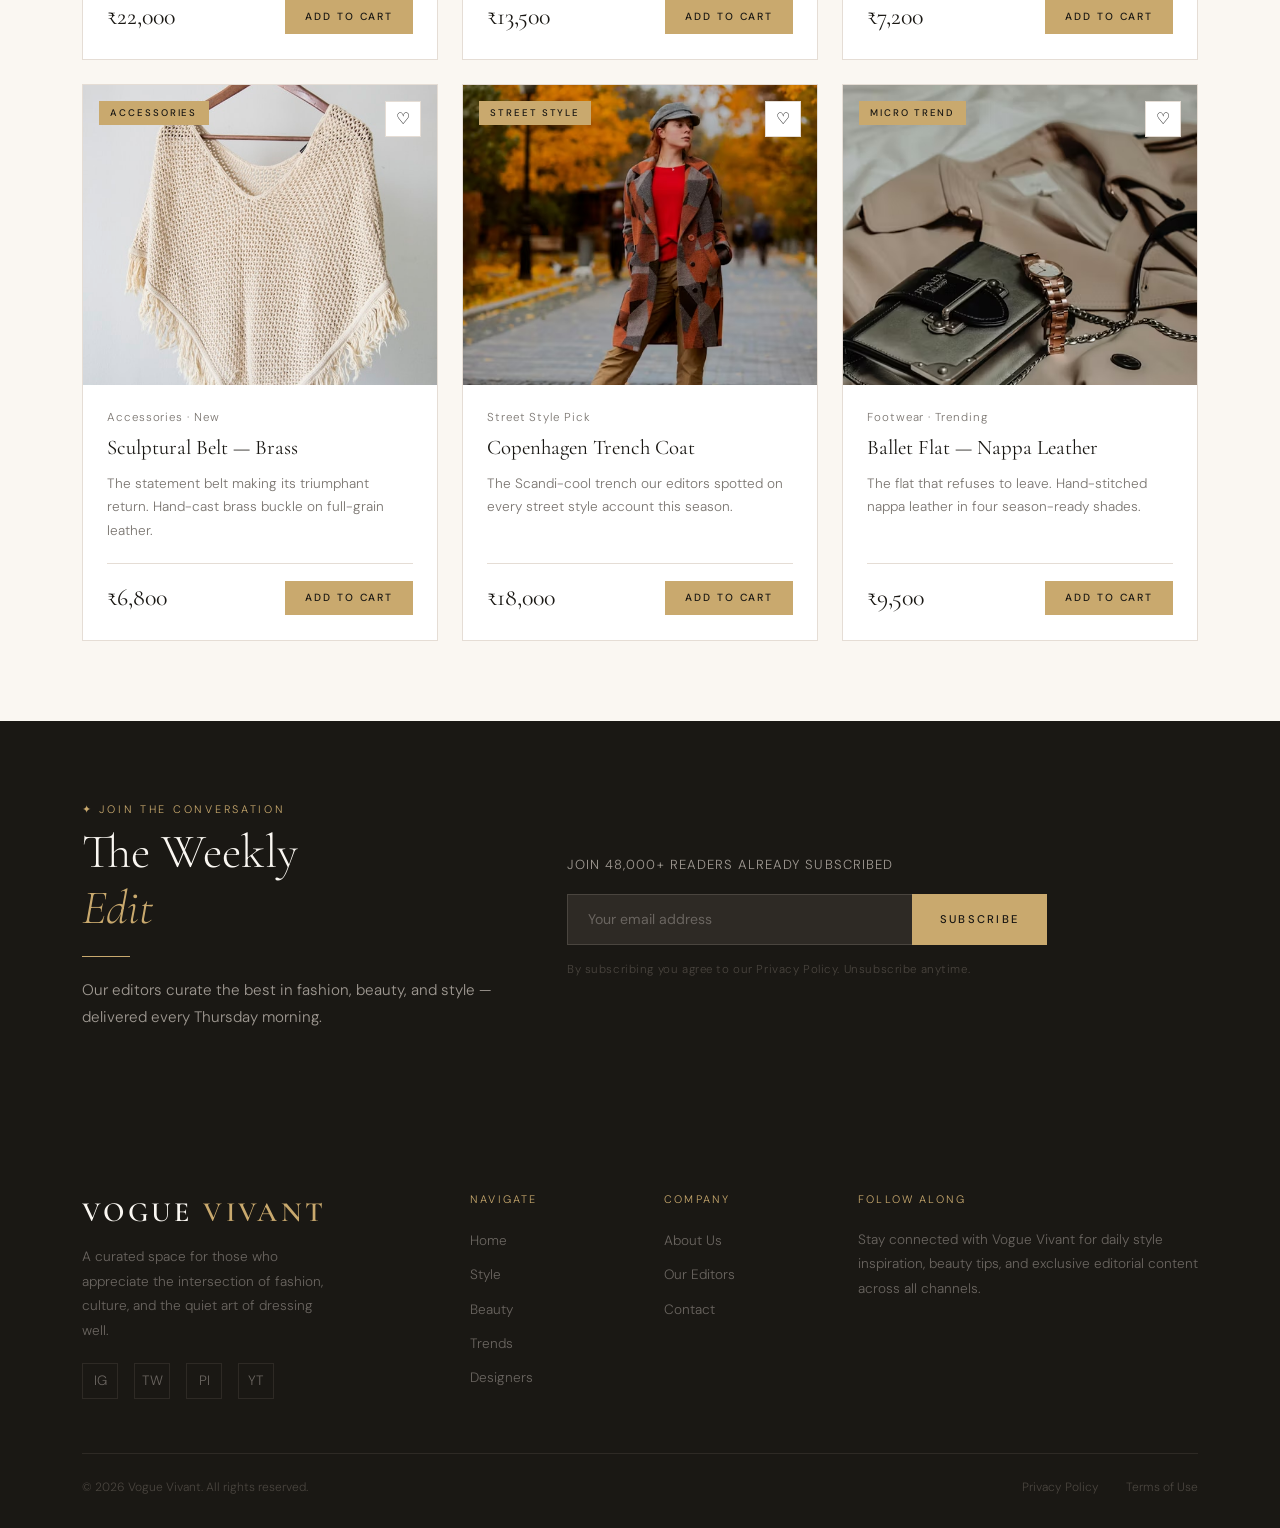
<file: trends.html>
<!DOCTYPE html>
<html lang="en">
<head>
  <meta charset="UTF-8"/>
  <meta name="viewport" content="width=device-width, initial-scale=1.0"/>
  <title>Trends — Vogue Vivant</title>
  <link href="https://cdn.jsdelivr.net/npm/bootstrap@5.3.3/dist/css/bootstrap.min.css" rel="stylesheet"/>
  <link href="https://fonts.googleapis.com/css2?family=Cormorant+Garamond:ital,wght@0,300;0,400;0,600;1,300;1,400&family=DM+Sans:wght@300;400;500&display=swap" rel="stylesheet"/>
  <link rel="stylesheet" href="trends.css"/>
</head>
<body>
  <nav class="navbar navbar-expand-lg">
    <div class="container">
      <a class="navbar-brand" href="index.html">VOGUE <span>VIVANT</span></a>
      <button class="navbar-toggler" type="button" data-bs-toggle="collapse" data-bs-target="#navMenu">
        <span class="navbar-toggler-icon"></span>
      </button>
      <div class="collapse navbar-collapse" id="navMenu">
        <ul class="navbar-nav mx-auto mb-2 mb-lg-0">
          <li class="nav-item"><a class="nav-link" href="index.html">Home</a></li>
          <li class="nav-item"><a class="nav-link" href="style.html">Style</a></li>
          <li class="nav-item"><a class="nav-link" href="beauty.html">Beauty</a></li>
          <li class="nav-item"><a class="nav-link active" href="trends.html">Trends</a></li>
          <li class="nav-item"><a class="nav-link" href="designers.html">Designers</a></li>
          <li class="nav-item"><a class="nav-link" href="about.html">About</a></li>
          <li class="nav-item"><a class="nav-link" href="editors.html">Our Editors</a></li>
        </ul>
        <form class="search-form d-flex">
        <input 
        class="search-input"
        type="search"
        placeholder="Search articles...">
        <button class="search-btn" type="submit">🔎︎</button>
        </form>
      </div>
    </div>
  </nav>
  <div class="trending-strip">
    <div class="trending-inner">
      <div class="trending-item"><span>Trending:</span> Quiet Luxury</div><div class="trending-item">✦</div>
      <div class="trending-item"><span>New In:</span> Linen Co-ords</div><div class="trending-item">✦</div>
      <div class="trending-item"><span>Editorial:</span> Paris Runway Recap</div><div class="trending-item">✦</div>
      <div class="trending-item"><span>Beauty:</span> Glass Skin Guide</div><div class="trending-item">✦</div>
      <div class="trending-item"><span>Style:</span> Summer Capsule Wardrobe</div><div class="trending-item">✦</div>
      <div class="trending-item"><span>Trending:</span> Quiet Luxury</div><div class="trending-item">✦</div>
      <div class="trending-item"><span>New In:</span> Linen Co-ords</div><div class="trending-item">✦</div>
      <div class="trending-item"><span>Editorial:</span> Paris Runway Recap</div><div class="trending-item">✦</div>
    </div>
  </div>
  <section class="page-hero">
    <div class="container position-relative">
      <p class="page-hero-label">✦ Trends · What's Happening Now</p>
      <h1 class="page-hero-title">The Pulse of<br><em>Fashion</em></h1>
      <p class="page-hero-desc">From runway to real life — shop the trends our editors are tracking and wearing right now.</p>
    </div>
  </section>
  <section class="trends-section">
    <div class="container">
      <div class="trend-banner mb-5">
        <div class="trend-banner-num">SS25</div>
        <div>
          <p class="section-label" style="margin-bottom:0.35rem;">✦ Season Highlight</p>
          <h2 style="font-family:'Cormorant Garamond',serif;font-size:2rem;font-weight:300;color:var(--dark);margin-bottom:0.5rem;">Quiet Luxury Reigns Supreme</h2>
          <p style="color:var(--muted);font-size:0.9rem;line-height:1.75;max-width:560px;">Understated silhouettes, impeccable fabrics, and a palette of warm neutrals define the season. Less noise, more intention.</p>
        </div>
      </div>
      <div class="row mb-4">
        <div class="col-lg-6">
          <p class="section-label">✦ Trend Shop</p>
          <h2 class="section-title">Now <em>Trending</em></h2>
          <div class="divider"></div>
        </div>
      </div>
      <div class="filter-bar"><button class="filter-btn active">All</button>
        <button class="filter-btn">SS25</button>
        <button class="filter-btn">Runway</button>
        <button class="filter-btn">Street Style</button>
        <button class="filter-btn">Colour</button>
        <button class="filter-btn">Accessories</button>
        <button class="filter-btn">Footwear</button></div>
      <div class="row g-4">
        <div class="col-md-6 col-lg-4">
          <div class="product-card">
            <div class="product-img-wrap">
              <img src="./assets/images/style/4.jpg" alt="Quiet Luxury Starter Kit" loading="lazy"/>
              <span class="cat-badge">SS25</span>
              <button class="wishlist-btn" title="Wishlist">♡</button>
            </div>
            <div class="product-body">
              <p class="product-meta">Bundle · Limited</p>
              <h3 class="product-title">Quiet Luxury Starter Kit</h3>
              <p class="product-desc">The four pieces every quiet luxury wardrobe needs right now — curated and ready to shop.</p>
              <div class="product-footer">
                <span class="product-price">₹22,000</span>
                <button class="btn-add-cart">Add to Cart</button>
              </div>
            </div>
          </div>
        </div>
        <div class="col-md-6 col-lg-4">
          <div class="product-card">
            <div class="product-img-wrap">
              <img src="./assets/images/trends/2.jpg" alt="Linen Wide-Leg Set" loading="lazy"/>
              <span class="cat-badge">Runway</span>
              <button class="wishlist-btn" title="Wishlist">♡</button>
            </div>
            <div class="product-body">
              <p class="product-meta">Trending · SS25</p>
              <h3 class="product-title">Linen Wide-Leg Set</h3>
              <p class="product-desc">The matching linen set that's taken over every street style feed. Sizes XS–XXL.</p>
              <div class="product-footer">
                <span class="product-price">₹13,500</span>
                <button class="btn-add-cart">Add to Cart</button>
              </div>
            </div>
          </div>
        </div>
        <div class="col-md-6 col-lg-4">
          <div class="product-card">
            <div class="product-img-wrap">
              <img src="./assets/images/trends/3.jpg" alt="Dusty Rose Midi Skirt" loading="lazy"/>
              <span class="cat-badge">Colour</span>
              <button class="wishlist-btn" title="Wishlist">♡</button>
            </div>
            <div class="product-body">
              <p class="product-meta">Colour · SS25</p>
              <h3 class="product-title">Dusty Rose Midi Skirt</h3>
              <p class="product-desc">This season's colour story in one piece. A dusty rose satin midi with invisible side zip.</p>
              <div class="product-footer">
                <span class="product-price">₹7,200</span>
                <button class="btn-add-cart">Add to Cart</button>
              </div>
            </div>
          </div>
        </div>
        <div class="col-md-6 col-lg-4">
          <div class="product-card">
            <div class="product-img-wrap">
              <img src="./assets/images/trends/4.jpg" alt="Sculptural Belt — Brass" loading="lazy"/>
              <span class="cat-badge">Accessories</span>
              <button class="wishlist-btn" title="Wishlist">♡</button>
            </div>
            <div class="product-body">
              <p class="product-meta">Accessories · New</p>
              <h3 class="product-title">Sculptural Belt — Brass</h3>
              <p class="product-desc">The statement belt making its triumphant return. Hand-cast brass buckle on full-grain leather.</p>
              <div class="product-footer">
                <span class="product-price">₹6,800</span>
                <button class="btn-add-cart">Add to Cart</button>
              </div>
            </div>
          </div>
        </div>
        <div class="col-md-6 col-lg-4">
          <div class="product-card">
            <div class="product-img-wrap">
              <img src="./assets/images/trends/5.avif" alt="Copenhagen Trench Coat" loading="lazy"/>
              <span class="cat-badge">Street Style</span>
              <button class="wishlist-btn" title="Wishlist">♡</button>
            </div>
            <div class="product-body">
              <p class="product-meta">Street Style Pick</p>
              <h3 class="product-title">Copenhagen Trench Coat</h3>
              <p class="product-desc">The Scandi-cool trench our editors spotted on every street style account this season.</p>
              <div class="product-footer">
                <span class="product-price">₹18,000</span>
                <button class="btn-add-cart">Add to Cart</button>
              </div>
            </div>
          </div>
        </div>
        <div class="col-md-6 col-lg-4">
          <div class="product-card">
            <div class="product-img-wrap">
              <img src="./assets/images/trends/6.avif" alt="Ballet Flat — Nappa Leather" loading="lazy"/>
              <span class="cat-badge">Micro Trend</span>
              <button class="wishlist-btn" title="Wishlist">♡</button>
            </div>
            <div class="product-body">
              <p class="product-meta">Footwear · Trending</p>
              <h3 class="product-title">Ballet Flat — Nappa Leather</h3>
              <p class="product-desc">The flat that refuses to leave. Hand-stitched nappa leather in four season-ready shades.</p>
              <div class="product-footer">
                <span class="product-price">₹9,500</span>
                <button class="btn-add-cart">Add to Cart</button>
              </div>
            </div>
          </div>
        </div></div>
    </div>
  </section>
  <section class="newsletter-section">
    <div class="container">
      <div class="row align-items-center g-5">
        <div class="col-lg-5">
          <p class="section-label">✦ Join the Conversation</p>
          <h2 class="section-title" style="color:#FAF7F2;">The Weekly<br><em>Edit</em></h2>
          <div class="divider"></div>
          <p style="color:#A09A93;font-size:0.95rem;line-height:1.8;">Our editors curate the best in fashion, beauty, and style — delivered every Thursday morning.</p>
        </div>
        <div class="col-lg-7">
          <p style="color:#A09A93;font-size:0.82rem;letter-spacing:0.08em;margin-bottom:1.25rem;">JOIN 48,000+ READERS ALREADY SUBSCRIBED</p>
          <div class="newsletter-input-group mb-3">
            <input type="email" placeholder="Your email address"/>
            <button class="btn-subscribe">Subscribe</button>
          </div>
          <p style="color:#4A453F;font-size:0.72rem;letter-spacing:0.05em;">By subscribing you agree to our Privacy Policy. Unsubscribe anytime.</p>
        </div>
      </div>
    </div>
  </section>
  <footer>
    <div class="container">
      <div class="row g-5">
        <div class="col-lg-4">
          <div class="footer-brand">VOGUE <span>VIVANT</span></div>
          <p class="footer-about">A curated space for those who appreciate the intersection of fashion, culture, and the quiet art of dressing well.</p>
          <div class="social-links">
            <a href="#" class="social-link">IG</a><a href="#" class="social-link">TW</a>
            <a href="#" class="social-link">PI</a><a href="#" class="social-link">YT</a>
          </div>
        </div>
        <div class="col-6 col-lg-2">
          <div class="footer-heading">Navigate</div>
          <ul class="footer-links">
            <li><a href="index.html">Home</a></li><li><a href="style.html">Style</a></li>
            <li><a href="beauty.html">Beauty</a></li><li><a href="trends.html">Trends</a></li>
            <li><a href="designers.html">Designers</a></li>
          </ul>
        </div>
        <div class="col-6 col-lg-2">
          <div class="footer-heading">Company</div>
          <ul class="footer-links">
            <li><a href="about.html">About Us</a></li>
            <li><a href="editors.html">Our Editors</a></li>
            <li><a href="contact.html">Contact</a></li>
          </ul>
        </div>
        <div class="col-lg-4">
          <div class="footer-heading">Follow Along</div>
          <p style="color:#6A6560;font-size:0.85rem;line-height:1.8;">Stay connected with Vogue Vivant for daily style inspiration, beauty tips, and exclusive editorial content across all channels.</p>
        </div>
      </div>
      <div class="footer-bottom d-flex justify-content-between align-items-center flex-wrap gap-2">
        <span>© 2026 Vogue Vivant. All rights reserved.</span>
        <span>
          <a href="#" style="color:#4A453F;text-decoration:none;margin-right:1.5rem;">Privacy Policy</a>
          <a href="#" style="color:#4A453F;text-decoration:none;">Terms of Use</a>
        </span>
      </div>
    </div>
  </footer>
  <script src="https://cdn.jsdelivr.net/npm/bootstrap@5.3.3/dist/js/bootstrap.bundle.min.js"></script>
  <script>
    document.querySelectorAll('.filter-btn').forEach(btn => {
      btn.addEventListener('click', function() {
        document.querySelectorAll('.filter-btn').forEach(b => b.classList.remove('active'));
        this.classList.add('active');
      });
    });
    let cartCount = 0;
    document.querySelectorAll('.btn-add-cart').forEach(btn => {
      btn.addEventListener('click', function() {
        cartCount++;
        document.querySelectorAll('.cart-count').forEach(el => el.textContent = cartCount);
        const orig = this.textContent;
        this.textContent = '✓ Added!';
        this.style.background = '#1A1814';
        this.style.color = '#FAF7F2';
        setTimeout(() => { this.textContent = orig; this.style.background = ''; this.style.color = ''; }, 2000);
      });
    });
  </script>
</body>
</html>
</file>
<file: about.css>
@import url("base.css");

/* ── ABOUT PAGE SPECIFIC ── */
.about-section { padding: 6rem 0; }
.about-pull-quote { background: var(--blush); padding: 3rem; position: relative; }
.about-pull-quote::before, .about-pull-quote::after { content: ''; position: absolute; width: 40px; height: 40px; }
.about-pull-quote::before { top: 1.5rem; left: 1.5rem; border-top: 2px solid var(--accent); border-left: 2px solid var(--accent); }
.about-pull-quote::after { bottom: 1.5rem; right: 1.5rem; border-bottom: 2px solid var(--accent); border-right: 2px solid var(--accent); }
.stat-block { text-align: center; padding: 3rem 0; border-top: 1px solid var(--border); border-bottom: 1px solid var(--border); }
.stat-num { font-family: 'Cormorant Garamond', serif; font-size: 3.5rem; font-weight: 300; color: var(--dark); line-height: 1; }
.stat-label { font-size: 0.68rem; letter-spacing: 0.2em; text-transform: uppercase; color: var(--muted); margin-top: 0.5rem; }
.value-card { padding: 2rem; border: 1px solid var(--border); height: 100%; }
.value-card.dark { background: var(--dark); }
.value-card .icon { font-size: 2rem; margin-bottom: 1rem; }
.value-card h3 { font-family: 'Cormorant Garamond', serif; font-size: 1.5rem; font-weight: 400; margin-bottom: 0.75rem; color: var(--dark); }
.value-card.dark h3 { color: var(--cream); }
.value-card p { font-size: 0.88rem; line-height: 1.8; color: var(--muted); }
.value-card.dark p { color: #A09A93; }
/* SEARCH BAR */

.search-form{
    display:flex;
    align-items:center;
    background:white;
    border:1px solid #E5DED5;
    border-radius:50px;
    overflow:hidden;
    transition:0.3s ease;
}

.search-form:hover{
    border-color:#C6A27E;
}

/* INPUT */

.search-input{
    border:none;
    outline:none;
    padding:10px 16px;
    background:transparent;
    width:180px;
    font-size:0.85rem;
    color:#444;
}

.search-input::placeholder{
    color:#999;
}

/* BUTTON */

.search-btn{
    border:none;
    background:transparent;
    padding:10px 16px;
    cursor:pointer;
    color:#777;
    transition:0.3s ease;
}

.search-btn:hover{
    color:#C6A27E;
}

/* MOBILE */

@media(max-width:991px){

    .search-form{
        margin-top:1rem;
        width:100%;
    }

    .search-input{
        width:100%;
    }
}
</file>
<file: beauty.css>
@import url("base.css");

/* ── BEAUTY PAGE SPECIFIC ── */
.beauty-section { padding: 5rem 0; }
.product-img-wrap { height: 300px; }
.product-price { color: #C77DB5; }
.btn-add-cart { background: #C77DB5; border-color: #C77DB5; }
.btn-add-cart:hover { background: var(--dark); }
@media (max-width: 767px) { .product-img-wrap { height: 220px; } }
/* SEARCH BAR */

.search-form{
    display:flex;
    align-items:center;
    background:white;
    border:1px solid #E5DED5;
    border-radius:50px;
    overflow:hidden;
    transition:0.3s ease;
}

.search-form:hover{
    border-color:#C6A27E;
}

/* INPUT */

.search-input{
    border:none;
    outline:none;
    padding:10px 16px;
    background:transparent;
    width:180px;
    font-size:0.85rem;
    color:#444;
}

.search-input::placeholder{
    color:#999;
}

/* BUTTON */

.search-btn{
    border:none;
    background:transparent;
    padding:10px 16px;
    cursor:pointer;
    color:#777;
    transition:0.3s ease;
}

.search-btn:hover{
    color:#C6A27E;
}

/* MOBILE */

@media(max-width:991px){

    .search-form{
        margin-top:1rem;
        width:100%;
    }

    .search-input{
        width:100%;
    }
}
</file>
<file: contact.css>
*{
    margin:0;
    padding:0;
    box-sizing:border-box;
}

body{
    background:#F8F5F0;
    color:#1E1E1E;
    font-family:'DM Sans', sans-serif;
}

/* NAVBAR */

.navbar{
    background:white;
    padding:18px 0;
    border-bottom:1px solid #E5DED5;
}

.navbar-brand{
    font-family:'Cormorant Garamond', serif;
    font-size:2rem;
    color:#111;
    text-decoration:none;
}

.navbar-brand span{
    font-style:italic;
    font-weight:300;
}

.nav-link{
    color:#555;
    margin:0 12px;
    transition:0.3s;
}

.nav-link:hover,
.nav-link.active{
    color:black;
}

/* HERO */

.contact-hero{
    padding:120px 0;
    background:#EFE7DD;
}

.hero-label{
    letter-spacing:3px;
    font-size:0.8rem;
    color:#8A8178;
    margin-bottom:20px;
}

.hero-title{
    font-family:'Cormorant Garamond', serif;
    font-size:5rem;
    line-height:1;
    margin-bottom:25px;
}

.hero-title em{
    font-style:italic;
}

.hero-desc{
    max-width:700px;
    margin:auto;
    color:#6A6560;
    line-height:1.8;
}

/* CONTACT */

.contact-section{
    padding:100px 0;
}

.contact-box{
    background:white;
    padding:50px;
    border-radius:20px;
    box-shadow:0 10px 30px rgba(0,0,0,0.05);
}

.section-title{
    font-family:'Cormorant Garamond', serif;
    font-size:2.5rem;
    margin-bottom:40px;
}

.form-control{
    border:none;
    border-bottom:1px solid #D8D0C7;
    border-radius:0;
    background:transparent;
    padding:15px 0;
}

.form-control:focus{
    box-shadow:none;
    border-color:black;
    background:transparent;
}

.btn-send{
    background:black;
    color:white;
    border:none;
    padding:15px 40px;
    letter-spacing:1px;
    transition:0.3s;
}

.btn-send:hover{
    background:#444;
}

/* INFO */

.info-box{
    margin-bottom:40px;
}

.info-box h3{
    font-family:'Cormorant Garamond', serif;
    font-size:2rem;
    margin-bottom:15px;
}

.info-box p{
    color:#6A6560;
    line-height:1.9;
}

/* MAP */

.map-section iframe{
    display:block;
}

/* FOOTER */

/* FOOTER */

footer{
    background:#111111;
    padding:5rem 0 2rem;
    position:relative;
}

/* BRAND */

.footer-brand{
    font-family:'Cormorant Garamond', serif;
    font-size:2rem;
    font-weight:600;
    letter-spacing:0.15em;
    color:#FAF7F2;
    text-transform:uppercase;
    margin-bottom:1rem;
}

.footer-brand span{
    color:#C6A27E;
    font-style:italic;
}

/* ABOUT */

.footer-about{
    font-size:0.9rem;
    color:#9C948B;
    line-height:1.9;
    max-width:320px;
}

/* HEADING */

.footer-heading{
    font-size:0.72rem;
    letter-spacing:0.25em;
    text-transform:uppercase;
    color:#C6A27E;
    margin-bottom:1.5rem;
    font-weight:500;
}

/* LINKS */

.footer-links{
    list-style:none;
    padding:0;
    margin:0;
}

.footer-links li{
    margin-bottom:0.85rem;
}

.footer-links a{
    text-decoration:none;
    color:#8B847C;
    font-size:0.88rem;
    transition:0.3s ease;
}

.footer-links a:hover{
    color:#FAF7F2;
    padding-left:5px;
}

/* SOCIAL */

.social-links{
    display:flex;
    gap:1rem;
    margin-top:1.8rem;
}

.social-link{
    width:42px;
    height:42px;
    border:1px solid #2E2A25;
    display:flex;
    align-items:center;
    justify-content:center;
    color:#8B847C;
    text-decoration:none;
    font-size:0.9rem;
    transition:0.3s ease;
    border-radius:50%;
}

.social-link:hover{
    border-color:#C6A27E;
    color:#C6A27E;
    transform:translateY(-3px);
}

/* FOLLOW TEXT */

.follow-text{
    color:#8B847C;
    font-size:0.9rem;
    line-height:1.9;
    max-width:340px;
}

/* BOTTOM */

.footer-bottom{
    border-top:1px solid #2A2622;
    margin-top:4rem;
    padding-top:1.5rem;
    font-size:0.78rem;
    color:#66605A;
}

/* BOTTOM LINKS */

.footer-bottom a{
    color:#66605A;
    text-decoration:none;
    transition:0.3s;
}

.footer-bottom a:hover{
    color:#C6A27E;
}

/* RESPONSIVE */

@media(max-width:768px){

    footer{
        text-align:center;
    }

    .footer-about,
    .follow-text{
        max-width:100%;
        margin:auto;
    }

    .social-links{
        justify-content:center;
    }

    .footer-bottom{
        flex-direction:column;
        text-align:center;
    }
}
</file>
<file: designers.css>
@import url("base.css");

/* ── DESIGNERS PAGE SPECIFIC ── */
.designers-section { padding: 5rem 0; }
.product-img-wrap { height: 300px; }
.designer-quote { background: var(--dark); padding: 4rem 0; text-align: center; }
.designer-quote blockquote { font-family: 'Cormorant Garamond', serif; font-size: clamp(1.5rem, 3vw, 2.5rem); font-weight: 300; font-style: italic; color: var(--cream); max-width: 700px; margin: 0 auto 1rem; line-height: 1.5; }
.designer-quote cite { font-size: 0.72rem; letter-spacing: 0.2em; text-transform: uppercase; color: var(--accent); }
.btn-add-cart { background: var(--dark); color: var(--cream); }
.btn-add-cart:hover { background: var(--accent); color: var(--dark); }
@media (max-width: 767px) { .product-img-wrap { height: 220px; } }
/* SEARCH BAR */

.search-form{
    display:flex;
    align-items:center;
    background:white;
    border:1px solid #E5DED5;
    border-radius:50px;
    overflow:hidden;
    transition:0.3s ease;
}

.search-form:hover{
    border-color:#C6A27E;
}

/* INPUT */

.search-input{
    border:none;
    outline:none;
    padding:10px 16px;
    background:transparent;
    width:180px;
    font-size:0.85rem;
    color:#444;
}

.search-input::placeholder{
    color:#999;
}

/* BUTTON */

.search-btn{
    border:none;
    background:transparent;
    padding:10px 16px;
    cursor:pointer;
    color:#777;
    transition:0.3s ease;
}

.search-btn:hover{
    color:#C6A27E;
}

/* MOBILE */

@media(max-width:991px){

    .search-form{
        margin-top:1rem;
        width:100%;
    }

    .search-input{
        width:100%;
    }
}
</file>
<file: editors.css>
@import url("base.css");

/* ── EDITORS PAGE SPECIFIC ── */
.editors-section { padding: 5rem 0; }
.editor-card .product-img-wrap { height: 320px; }
.join-band { background: var(--blush); padding: 5rem 0; text-align: center; }
@media (max-width: 767px) { .editor-card .product-img-wrap { height: 240px; } }
/* SEARCH BAR */

.search-form{
    display:flex;
    align-items:center;
    background:white;
    border:1px solid #E5DED5;
    border-radius:50px;
    overflow:hidden;
    transition:0.3s ease;
}

.search-form:hover{
    border-color:#C6A27E;
}

/* INPUT */

.search-input{
    border:none;
    outline:none;
    padding:10px 16px;
    background:transparent;
    width:180px;
    font-size:0.85rem;
    color:#444;
}

.search-input::placeholder{
    color:#999;
}

/* BUTTON */

.search-btn{
    border:none;
    background:transparent;
    padding:10px 16px;
    cursor:pointer;
    color:#777;
    transition:0.3s ease;
}

.search-btn:hover{
    color:#C6A27E;
}

/* MOBILE */

@media(max-width:991px){

    .search-form{
        margin-top:1rem;
        width:100%;
    }

    .search-input{
        width:100%;
    }
}
</file>
<file: style.css>
@import url("base.css");

/* ── STYLE PAGE SPECIFIC ── */
.style-section { padding: 5rem 0; }
.product-img-wrap { height: 300px; }
@media (max-width: 767px) { .product-img-wrap { height: 220px; } }
/* SEARCH BAR */

.search-form{
    display:flex;
    align-items:center;
    background:white;
    border:1px solid #E5DED5;
    border-radius:50px;
    overflow:hidden;
    transition:0.3s ease;
}

.search-form:hover{
    border-color:#C6A27E;
}

/* INPUT */

.search-input{
    border:none;
    outline:none;
    padding:10px 16px;
    background:transparent;
    width:180px;
    font-size:0.85rem;
    color:#444;
}

.search-input::placeholder{
    color:#999;
}

/* BUTTON */

.search-btn{
    border:none;
    background:transparent;
    padding:10px 16px;
    cursor:pointer;
    color:#777;
    transition:0.3s ease;
}

.search-btn:hover{
    color:#C6A27E;
}

/* MOBILE */

@media(max-width:991px){

    .search-form{
        margin-top:1rem;
        width:100%;
    }

    .search-input{
        width:100%;
    }
}
</file>
<file: trends.css>
@import url("base.css");

/* ── TRENDS PAGE SPECIFIC ── */
.trends-section { padding: 5rem 0; }
.product-img-wrap { height: 300px; }
.trend-banner { background: var(--blush); padding: 3rem; margin-bottom: 3rem; display: flex; align-items: center; gap: 2rem; }
.trend-banner-num { font-family: 'Cormorant Garamond', serif; font-size: 5rem; font-weight: 300; color: var(--accent); line-height: 1; flex-shrink: 0; }
@media (max-width: 767px) { .product-img-wrap { height: 220px; } .trend-banner { flex-direction: column; } }
/* SEARCH BAR */

.search-form{
    display:flex;
    align-items:center;
    background:white;
    border:1px solid #E5DED5;
    border-radius:50px;
    overflow:hidden;
    transition:0.3s ease;
}

.search-form:hover{
    border-color:#C6A27E;
}

/* INPUT */

.search-input{
    border:none;
    outline:none;
    padding:10px 16px;
    background:transparent;
    width:180px;
    font-size:0.85rem;
    color:#444;
}

.search-input::placeholder{
    color:#999;
}

/* BUTTON */

.search-btn{
    border:none;
    background:transparent;
    padding:10px 16px;
    cursor:pointer;
    color:#777;
    transition:0.3s ease;
}

.search-btn:hover{
    color:#C6A27E;
}

/* MOBILE */

@media(max-width:991px){

    .search-form{
        margin-top:1rem;
        width:100%;
    }

    .search-input{
        width:100%;
    }
}
</file>
